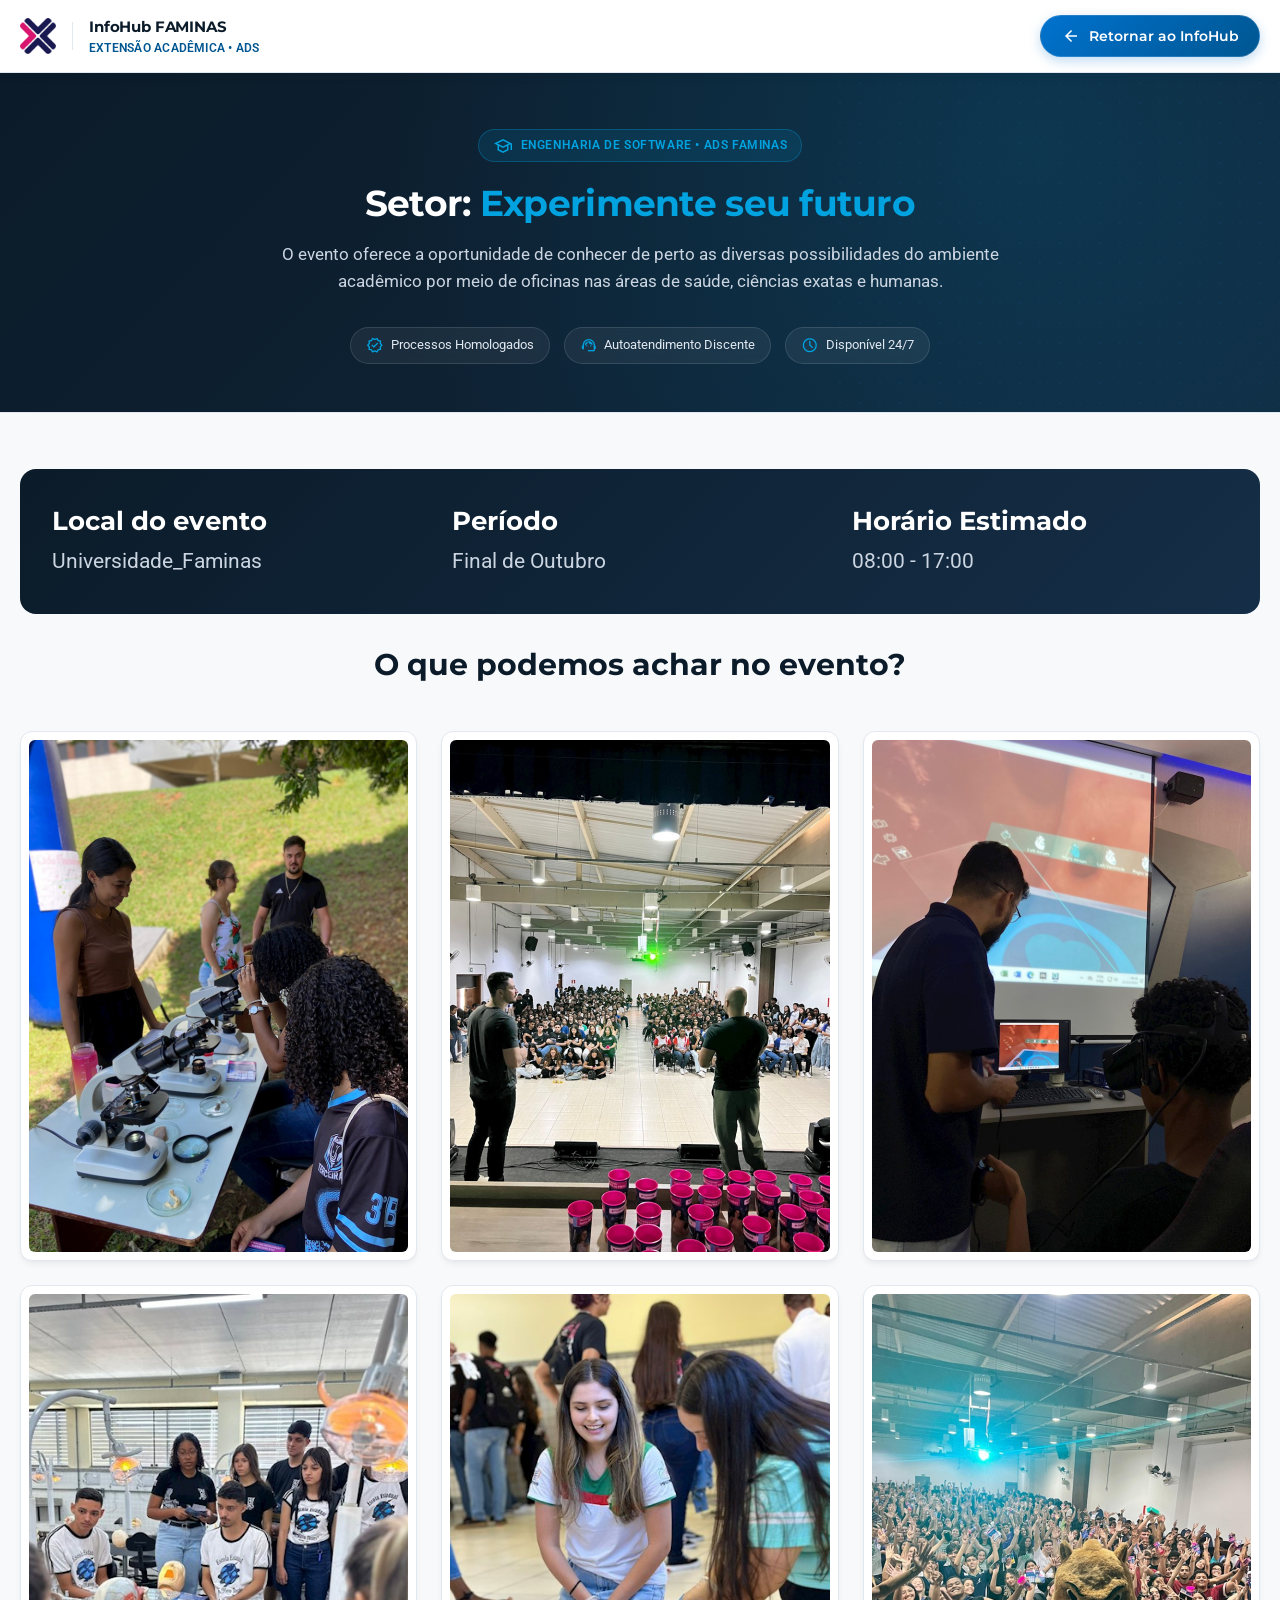
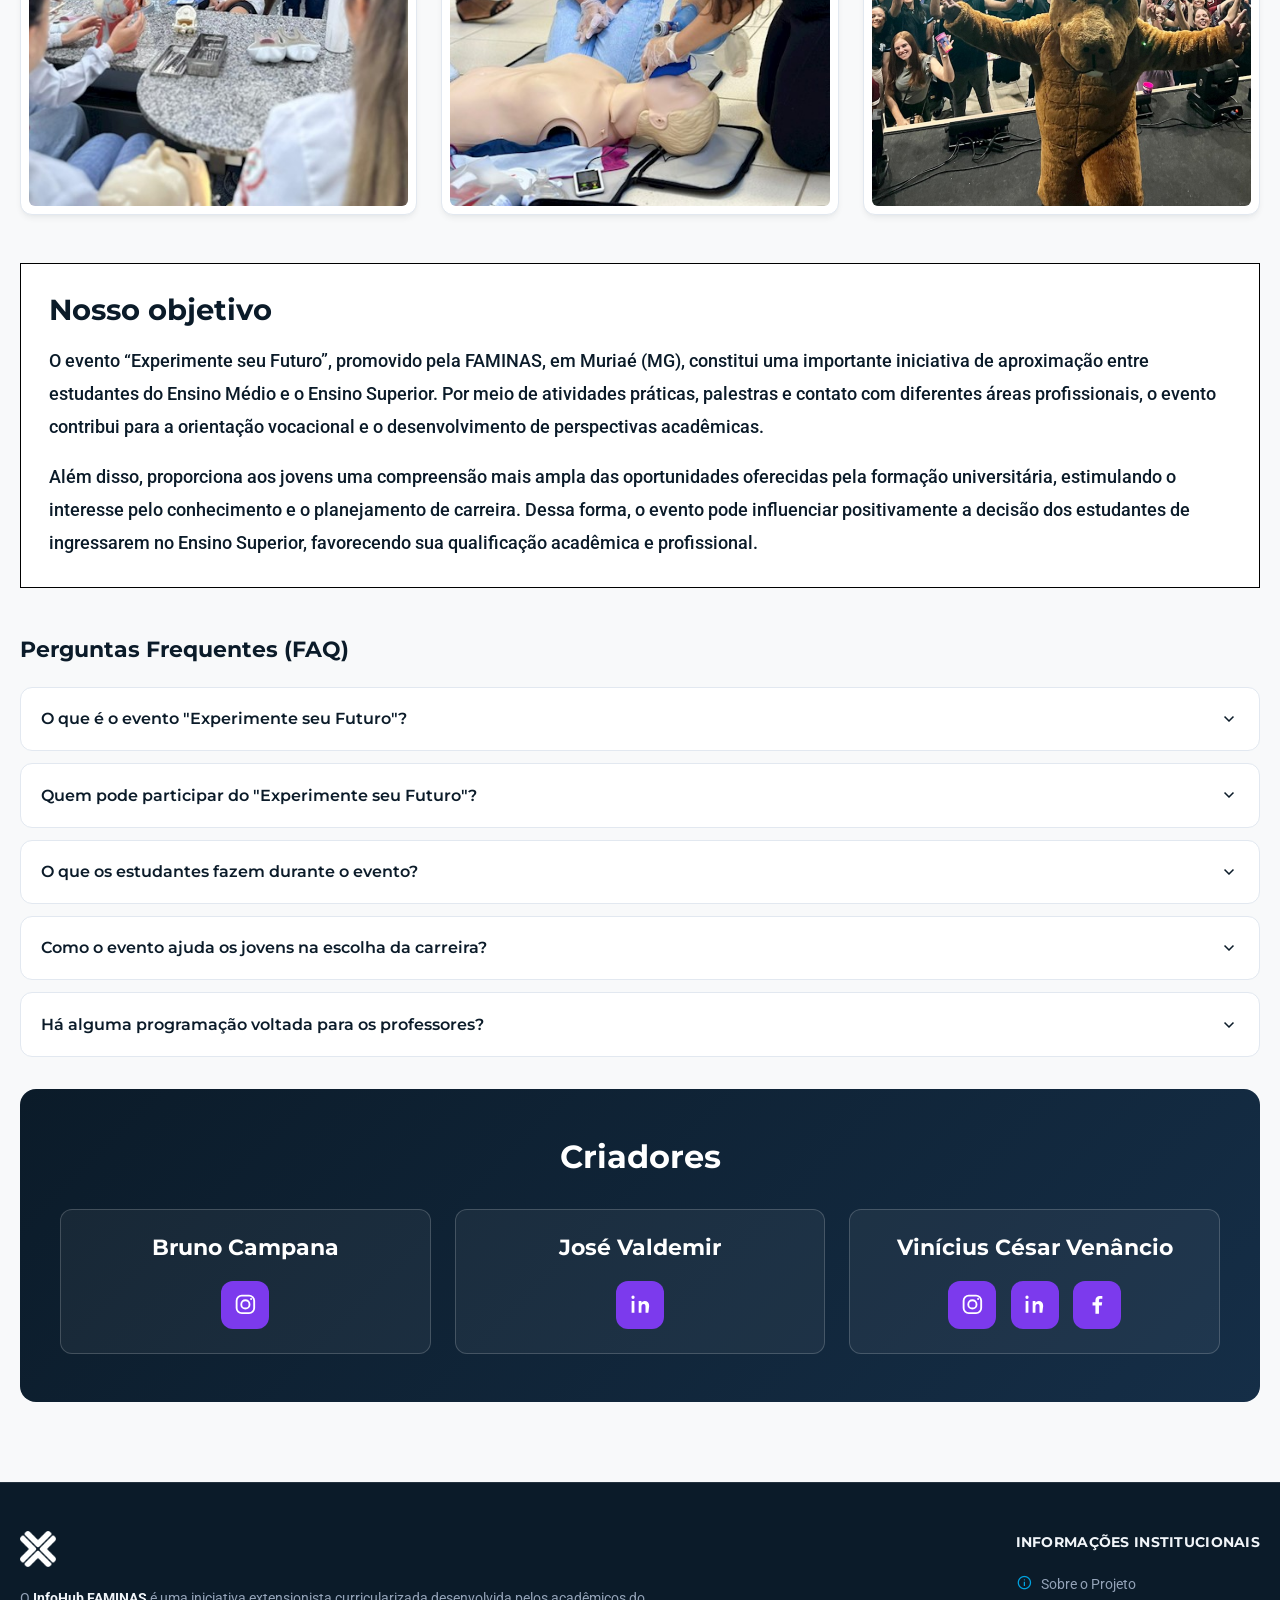
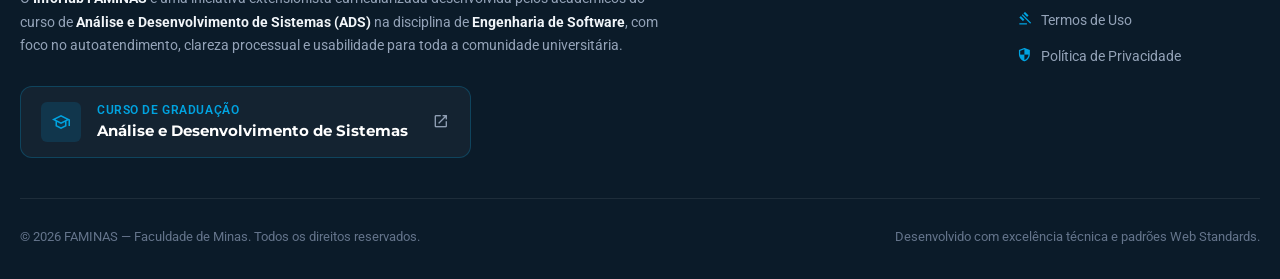
<file: index.html>
<!DOCTYPE html>
<html lang="pt-BR">

<head>
  <meta charset="UTF-8" />
  <meta name="viewport" content="width=device-width, initial-scale=1.0" />
  
  <!-- ====================================================================
       ATENÇÃO ESTUDANTES: 
       Ajuste a tag <title> e a <meta description> para o nome do seu setor.
       Exemplo: "Achados e Perdidos — InfoHub FAMINAS"
       ==================================================================== -->
  <title>Setor: Experimente seu futuro — InfoHub FAMINAS</title>
  <meta name="description"
    content="Canal de autoatendimento institucional desenvolvido pelos discentes de Análise e Desenvolvimento de Sistemas (ADS) na disciplina de Engenharia de Software da FAMINAS." />

  <link rel="icon" type="image/png" href="assets/images/logo-faminas.png" />

  <!-- Google Fonts & Material Symbols Oficiais FAMINAS -->
  <link rel="preconnect" href="https://fonts.googleapis.com" />
  <link rel="preconnect" href="https://fonts.gstatic.com" crossorigin />
  <link
    href="https://fonts.googleapis.com/css2?family=Montserrat:wght@500;600;700&family=Red+Hat+Display:wght@500;700&family=Roboto:wght@300;400;500;700&display=swap"
    rel="stylesheet" />
  <link href="https://fonts.googleapis.com/css2?family=Material+Symbols+Outlined:opsz,wght,FILL,GRAD@24,400,0,0"
    rel="stylesheet" />

  <!-- Folhas de Estilo Institucionais (NÃO ALTERAR) -->
  <link rel="stylesheet" href="CSS/variable.css" />
  <link rel="stylesheet" href="CSS/base.css" />
  <link rel="stylesheet" href="CSS/layout.css" />
  <link rel="stylesheet" href="CSS/modais.css" />

  <!-- Folha de Estilo Customizada dos Estudantes (LIVRE PARA EDIÇÃO) -->
  <link rel="stylesheet" href="CSS/custom.css" />
</head>

<body>
  <!-- ====================================================================
       CABEÇALHO INSTITUCIONAL OFICIAL (NÃO ALTERAR)
       O botão de ação direciona o discente de volta ao InfoHub principal.
       ==================================================================== -->
  <header id="main-header" class="site-header">
    <div class="header-container container">
      <div class="brand-wrapper">
        <a href="https://infohub-faminas.vercel.app" class="brand-link" aria-label="InfoHub FAMINAS - Página Inicial">
          <img src="assets/images/logo-faminas.png" alt="Logomarca Oficial FAMINAS" class="brand-logo" />
        </a>
        <div class="brand-divider" aria-hidden="true"></div>
        <div class="brand-meta">
          <span class="brand-title">InfoHub FAMINAS</span>
          <span class="brand-subtitle">Extensão Acadêmica • ADS</span>
        </div>
      </div>

      <div class="header-actions">
        <!-- Botão oficial de retorno ao Hub Principal -->
        <a 
          href="https://infohub-faminas.vercel.app" 
          class="btn btn-primary-highlight btn-portal" 
          id="link-retornar-hub"
          aria-label="Retornar à página inicial do InfoHub FAMINAS"
        >
          <span class="material-symbols-outlined" aria-hidden="true">arrow_back</span>
          <span>Retornar ao InfoHub</span>
        </a>
      </div>
    </div>
  </header>

  <!-- Área Principal da Solução Setorial -->
  <main id="main-content">
    <!-- ====================================================================
         SEÇÃO HERO INSTITUCIONAL
         ESTUDANTES: Ajuste APENAS o Título do Setor e a Descrição do Setor.
         As tags institucionais e badges não devem ser removidas.
         ==================================================================== -->
    <section id="hero" class="hero-section" aria-labelledby="hero-heading">
      <div class="hero-content container">
        <div class="hero-tag">
          <span class="material-symbols-outlined" aria-hidden="true">school</span>
          Engenharia de Software • ADS FAMINAS
        </div>

        <!-- [EDITÁVEL]: Nome do Setor -->
        <h1 id="hero-heading" class="hero-title">
          Setor: <span>Experimente seu futuro</span>
        </h1>

        <!-- [EDITÁVEL]: Descrição e Propósito do Setor apurados na entrevista -->
        <p class="hero-description">
          O evento oferece a oportunidade de conhecer de perto as diversas possibilidades do ambiente acadêmico por meio de oficinas nas áreas de saúde, ciências exatas e humanas.
        </p>

        <div class="hero-badges-group" aria-label="Informações do autoatendimento">
          <div class="hero-badge-item">
            <span class="material-symbols-outlined" aria-hidden="true">verified</span>
            <span>Processos Homologados</span>
          </div>
          <div class="hero-badge-item">
            <span class="material-symbols-outlined" aria-hidden="true">support_agent</span>
            <span>Autoatendimento Discente</span>
          </div>
          <div class="hero-badge-item">
            <span class="material-symbols-outlined" aria-hidden="true">schedule</span>
            <span>Disponível 24/7</span>
          </div>
        </div>
      </div>
    </section>

    <!-- ====================================================================
         ÁREA CENTRAL LIVRE PARA OS ESTUDANTES (FEATURES DO SETOR)
         Vocês têm total liberdade para estruturar esta área central conforme
         os requisitos, fluxos e necessidades identificados nas entrevistas.
         
         REQUISITO: Utilize HTML5 semântico (section, article, div, ul, details).
         Para criar estilos novos, edite o arquivo "css/custom.css".
         ==================================================================== -->
    <section id="features" class="sector-content-section" aria-labelledby="sector-content-heading">
      <div class="container">

        <div class="contact-banner event-info-banner" aria-label="Informações do evento">
          <div class="contact-banner-meta">
            <h3>Local do evento</h3>
            <p>Universidade_Faminas</p>
          </div>
          <div class="contact-banner-meta">
            <h3>Período</h3>
            <p>Final de Outubro</p>
          </div>
          <div class="contact-banner-meta">
            <h3>Horário Estimado</h3>
            <p>08:00 - 17:00</p>
          </div>
        </div>

        <!-- Cabeçalho da Seção Central -->
        <div class="sector-section-header">
          <h2 id="sector-content-heading" class="sector-section-title">
            O que podemos achar no evento?
          </h2>
        </div>

        <!-- EXEMPLO DE BLOCO 1: Grid de Tópicos / Serviços Frequentes -->
        <div class="sector-grid">
          <article class="sector-card topic-card topic-card-with-image topic-card-first-image">
            <details
              class="image-card-disclosure first-card-disclosure"
              data-details-label="atividades práticas de observação ao microscópio"
            >
              <summary
                class="image-card-toggle first-card-image-toggle"
                aria-label="Mostrar ou ocultar detalhes das atividades de observação ao microscópio"
              >
                <img
                  class="topic-card-image"
                  src="./assets/images/experiencia-laboratorio.png"
                  alt="Estudantes conhecem microscópios durante uma atividade prática ao ar livre."
                />
              </summary>
              <div class="card-image-details first-card-details">
                <p class="card-image-description first-card-description">
                  Atividades práticas de observação ao microscópio ao ar livre.
                </p>
                <ul class="card-image-activities first-card-activities">
                  <li>Catalogação de flora e fauna;</li>
                  <li>Biotecnologia agrícola e manejo sustentável;</li>
                  <li>Pesquisa científica;</li>
                </ul>
              </div>
            </details>
          </article>

          <article class="sector-card topic-card topic-card-with-image topic-card-second-image">
            <details
              class="image-card-disclosure second-card-disclosure"
              data-details-label="palestras interativas"
            >
              <summary
                class="image-card-toggle"
                aria-label="Mostrar detalhes das palestras interativas"
              >
                <img
                  class="topic-card-image"
                  src="./assets/images/segundo-card-auditorio.png"
                  alt="Palestrantes diante de uma plateia de estudantes durante um evento universitário."
                />
              </summary>
              <div class="card-image-details">
                <p class="card-image-description">
                  Palestras interativas com os estudantes.
                </p>
                <ul class="card-image-activities">
                  <li>Comunicação corporativa e apresentações em público;</li>
                  <li>Gestão de projetos corporativos;</li>
                  <li>Palestras educativas para estudantes;</li>
                </ul>
              </div>
            </details>
          </article>

          <article class="sector-card topic-card topic-card-with-image topic-card-third-image">
            <details
              class="image-card-disclosure third-card-disclosure"
              data-details-label="simulação de anatomia humana com realidade virtual"
            >
              <summary
                class="image-card-toggle"
                aria-label="Mostrar detalhes da simulação de anatomia humana com realidade virtual"
              >
                <img
                  class="topic-card-image"
                  src="./assets/images/terceiro-card-vr.png"
                  alt="Professor apresenta uma experiência de realidade virtual a um estudante."
                />
              </summary>
              <div class="card-image-details">
                <p class="card-image-description">
                  Simulação de anatomia humana com óculos de realidade virtual
                </p>
                <ul class="card-image-activities">
                  <li>Estudo imersivo de anatomia humana;</li>
                  <li>Desenvolvimento de software de realidade virtual e aumentada;</li>
                  <li>Concepção de ambientes de aprendizagem imersivos;</li>
                </ul>
              </div>
            </details>
          </article>

          <article class="sector-card topic-card topic-card-with-image topic-card-fourth-image">
            <details
              class="image-card-disclosure fourth-card-disclosure"
              data-details-label="aula prática de anatomia e saúde bucal"
            >
              <summary
                class="image-card-toggle"
                aria-label="Mostrar detalhes da aula prática de anatomia e saúde bucal"
              >
                <img
                  class="topic-card-image"
                  src="./assets/images/quarto-card-laboratorio.png"
                  alt="Estudantes visitam um laboratório universitário e observam modelos anatômicos."
                />
              </summary>
              <div class="card-image-details">
                <p class="card-image-description">
                  Aula prática de anatomia e saúde bucal
                </p>
                <ul class="card-image-activities">
                  <li>Prevenção e tratamento de patologias bucais;</li>
                  <li>Instrumentação cirúrgica e de consultório;</li>
                  <li>Docência universitária em disciplinas básicas da saúde;</li>
                </ul>
              </div>
            </details>
          </article>

          <article class="sector-card topic-card topic-card-with-image topic-card-fifth-image">
            <details
              class="image-card-disclosure fifth-card-disclosure"
              data-details-label="atividade prática de primeiros socorros e técnicas de reanimação"
            >
              <summary
                class="image-card-toggle"
                aria-label="Mostrar detalhes da atividade prática de primeiros socorros e técnicas de reanimação"
              >
                <img
                  class="topic-card-image"
                  src="./assets/images/quinto-card.png"
                  alt="Estudantes praticam atendimento em um manequim de simulação."
                />
              </summary>
              <div class="card-image-details">
                <p class="card-image-description">
                  Atividade prática de primeiros socorros e técnicas de reanimação num manequim
                </p>
                <ul class="card-image-activities">
                  <li>Atendimento de emergência e urgência;</li>
                  <li>Salvamento em situações de risco;</li>
                  <li>Aplicação de normas regulamentadoras de segurança;</li>
                </ul>
              </div>
            </details>
          </article>

          <article class="sector-card topic-card topic-card-with-image topic-card-sixth-image">
            <details
              class="image-card-disclosure sixth-card-disclosure"
              data-details-label="divertindo entusiasmada com o público"
            >
              <summary
                class="image-card-toggle"
                aria-label="Mostrar detalhes da atividade com o público"
              >
                <img
                  class="topic-card-image"
                  src="./assets/images/sexto-card-faminas.png"
                  alt="Mascote da FAMINAS posa diante de uma plateia de estudantes."
                />
              </summary>
              <div class="card-image-details">
                <p class="card-image-description">
                  Divertindo entusiasmada com o público.
                </p>
                <ul class="card-image-activities">
                  <li>Recepção de calouros;</li>
                  <li>Marketing de engajamento e ações de endomarketing;</li>
                  <li>Artes performáticas voltadas para o público;</li>
                </ul>
              </div>
            </details>
          </article>
        </div>

        <section class="event-objective" aria-labelledby="event-objective-heading">
          <h2 id="event-objective-heading" class="event-objective-title">Nosso objetivo</h2>
          <p>
            O evento “Experimente seu Futuro”, promovido pela FAMINAS, em Muriaé (MG), constitui uma importante iniciativa de aproximação entre estudantes do Ensino Médio e o Ensino Superior. Por meio de atividades práticas, palestras e contato com diferentes áreas profissionais, o evento contribui para a orientação vocacional e o desenvolvimento de perspectivas acadêmicas.
          </p>
          <p>
            Além disso, proporciona aos jovens uma compreensão mais ampla das oportunidades oferecidas pela formação universitária, estimulando o interesse pelo conhecimento e o planejamento de carreira. Dessa forma, o evento pode influenciar positivamente a decisão dos estudantes de ingressarem no Ensino Superior, favorecendo sua qualificação acadêmica e profissional.
          </p>
        </section>

        <!-- EXEMPLO DE BLOCO 3: Perguntas Frequentes (FAQ) -->
        <div style="margin-top: 3rem;">
          <h3 style="font-size: 1.35rem; color: var(--color-primary-navy); margin-bottom: 1rem;">
            Perguntas Frequentes (FAQ)
          </h3>
          <div class="faq-accordion">
            <details class="faq-item">
              <summary class="faq-summary">
                <span>O que é o evento "Experimente seu Futuro"?</span>
                <span class="material-symbols-outlined" aria-hidden="true">expand_more</span>
              </summary>
              <div class="faq-content">
                É um evento imersivo promovido pelo <a href="https://unifaminas.edu.br/" target="_blank" rel="noopener noreferrer">Centro Universitário FAMINAS</a> para receber estudantes do Ensino Médio de Muriaé e região, permitindo que eles conheçam de perto a rotina acadêmica, a infraestrutura e os cursos de graduação da instituição antes de escolherem suas profissões.
              </div>
            </details>
            <details class="faq-item">
              <summary class="faq-summary">
                <span>Quem pode participar do "Experimente seu Futuro"?</span>
                <span class="material-symbols-outlined" aria-hidden="true">expand_more</span>
              </summary>
              <div class="faq-content">
                O evento é voltado principalmente para estudantes que estão cursando o Ensino Médio em escolas de Muriaé e cidades vizinhas, além de contar com programações especiais voltadas para professores e gestores educacionais.
              </div>
            </details>
            <details class="faq-item">
              <summary class="faq-summary">
                <span>O que os estudantes fazem durante o evento?</span>
                <span class="material-symbols-outlined" aria-hidden="true">expand_more</span>
              </summary>
              <div class="faq-content">
                Os participantes realizam oficinas práticas, visitam laboratórios de ponta, exploram espaços temáticos nas áreas de saúde, ciências exatas e humanas, e interagem diretamente com professores, colaboradores e universitários da <a href="https://unifaminas.edu.br/" target="_blank" rel="noopener noreferrer">FAMINAS</a>.
              </div>
            </details>
            <details class="faq-item">
              <summary class="faq-summary">
                <span>Como o evento ajuda os jovens na escolha da carreira?</span>
                <span class="material-symbols-outlined" aria-hidden="true">expand_more</span>
              </summary>
              <div class="faq-content">
                Ao proporcionar uma vivência prática e detalhada do cotidiano universitário, o evento ajuda a esclarecer dúvidas, apresentar as diferentes opções de graduação e dar mais segurança aos jovens no momento de tomar uma das decisões mais importantes de suas vidas.
              </div>
            </details>
            <details class="faq-item">
              <summary class="faq-summary">
                <span>Há alguma programação voltada para os professores?</span>
                <span class="material-symbols-outlined" aria-hidden="true">expand_more</span>
              </summary>
              <div class="faq-content">
                Sim! O evento conta com ações especiais desenvolvidas pelo Núcleo Pedagógico da instituição, oferecendo aos educadores e diretores de escolas convidadas a oportunidade de fortalecer a parceria entre a escola básica e o ensino superior.
              </div>
            </details>
          </div>
        </div>

        <!-- EXEMPLO DE BLOCO 4: Banner de Contato Oficial -->
        <div id="contato" class="contact-banner creators-banner">
          <h3 class="creators-banner-title">Criadores</h3>
          <div class="creators-grid">
            <section class="creator-card" aria-label="Redes sociais de Bruno Campana">
              <h4>Bruno Campana</h4>
              <div class="creator-socials">
                <a class="creator-social-icon creator-social-icon-instagram" href="https://www.instagram.com/bruno_campana1/" target="_blank" rel="noopener noreferrer" aria-label="Abrir Instagram em nova aba">
                  <svg viewBox="0 0 24 24" aria-hidden="true">
                    <rect x="3.5" y="3.5" width="17" height="17" rx="5" />
                    <circle cx="12" cy="12" r="4" />
                    <circle class="creator-social-dot" cx="17.5" cy="6.8" r="1" />
                  </svg>
                </a>
              </div>
            </section>

            <section class="creator-card" aria-label="Redes sociais de José Valdemir">
              <h4>José Valdemir</h4>
              <div class="creator-socials">
                <a class="creator-social-icon" href="https://www.linkedin.com/in/jose-valdemir-969a02303?utm_source=share_via&utm_content=profile&utm_medium=member_android" target="_blank" rel="noopener noreferrer" aria-label="Abrir LinkedIn em nova aba">
                  <svg viewBox="0 0 24 24" aria-hidden="true">
                    <path d="M6.2 8.8H3.5V20h2.7V8.8ZM4.85 3.5a1.58 1.58 0 1 0 0 3.16 1.58 1.58 0 0 0 0-3.16ZM20.5 13.58c0-3.38-1.8-4.95-4.2-4.95a3.63 3.63 0 0 0-3.27 1.8V8.8h-2.7V20h2.7v-5.55c0-1.47.28-2.9 2.1-2.9 1.8 0 1.83 1.69 1.83 3V20h2.7l.84-6.42Z" />
                  </svg>
                </a>
              </div>
            </section>

            <section class="creator-card" aria-label="Redes sociais de Vinícius César Venâncio">
              <h4>Vinícius César Venâncio</h4>
              <div class="creator-socials">
                <a class="creator-social-icon creator-social-icon-instagram" href="https://www.instagram.com/viniciuscesarvenancio/" target="_blank" rel="noopener noreferrer" aria-label="Abrir Instagram em nova aba">
                  <svg viewBox="0 0 24 24" aria-hidden="true">
                    <rect x="3.5" y="3.5" width="17" height="17" rx="5" />
                    <circle cx="12" cy="12" r="4" />
                    <circle class="creator-social-dot" cx="17.5" cy="6.8" r="1" />
                  </svg>
                </a>
                <a class="creator-social-icon" href="https://www.linkedin.com/in/vin%C3%ADcius-cesar-ven%C3%A2ncio-367271314/" target="_blank" rel="noopener noreferrer" aria-label="Abrir LinkedIn em nova aba">
                  <svg viewBox="0 0 24 24" aria-hidden="true">
                    <path d="M6.2 8.8H3.5V20h2.7V8.8ZM4.85 3.5a1.58 1.58 0 1 0 0 3.16 1.58 1.58 0 0 0 0-3.16ZM20.5 13.58c0-3.38-1.8-4.95-4.2-4.95a3.63 3.63 0 0 0-3.27 1.8V8.8h-2.7V20h2.7v-5.55c0-1.47.28-2.9 2.1-2.9 1.8 0 1.83 1.69 1.83 3V20h2.7l.84-6.42Z" />
                  </svg>
                </a>
                <a class="creator-social-icon" href="https://www.facebook.com/vinicius.cesarvenancio/" target="_blank" rel="noopener noreferrer" aria-label="Abrir Facebook em nova aba">
                  <svg viewBox="0 0 24 24" aria-hidden="true">
                    <path d="M13.5 21v-8h2.7l.4-3h-3.1V8.1c0-.9.3-1.5 1.6-1.5h1.7V3.9c-.3 0-1.3-.1-2.5-.1-2.5 0-4.2 1.5-4.2 4.3V10H7.3v3h2.8v8h3.4Z" />
                  </svg>
                </a>
              </div>
            </section>
          </div>
        </div>

      </div>
    </section>
  </main>

  <!-- ====================================================================
       RODAPÉ INSTITUCIONAL OFICIAL (RIGOROSAMENTE INALTERADO)
       Preserva a identidade, créditos acadêmicos de ADS e modais legais.
       ==================================================================== -->
  <footer id="main-footer" class="site-footer">
    <div class="footer-main">
      <div class="footer-info">
        <img src="./assets/images/logo-faminas.png" alt="FAMINAS" class="footer-logo" />
        <p class="footer-text">
          O <strong>InfoHub FAMINAS</strong> é uma iniciativa extensionista curricularizada desenvolvida pelos
          acadêmicos do curso de <strong>Análise e Desenvolvimento de Sistemas (ADS)</strong> na disciplina de
          <strong>Engenharia de Software</strong>, com foco no autoatendimento, clareza processual e usabilidade para
          toda a comunidade universitária.
        </p>

        <div class="footer-course-highlight">
          <a 
            href="https://www.unifaminas.edu.br/cursos/analise-e-desenvolvimento-de-sistemas" 
            target="_blank" 
            rel="noopener noreferrer" 
            class="footer-course-card"
            id="link-curso-ads"
            aria-label="Conheça o curso de Análise e Desenvolvimento de Sistemas na UNIFAMINAS em nova janela"
          >
            <div class="footer-course-icon" aria-hidden="true">
              <span class="material-symbols-outlined">school</span>
            </div>
            <div class="footer-course-meta">
              <span class="footer-course-label">Curso de Graduação</span>
              <strong class="footer-course-title">Análise e Desenvolvimento de Sistemas</strong>
            </div>
            <span class="material-symbols-outlined footer-course-arrow" aria-hidden="true">open_in_new</span>
          </a>
        </div>
      </div>

      <div class="footer-links-group">
        <span class="footer-links-title">Informações Institucionais</span>
        <nav class="footer-nav" aria-label="Links institucionais e termos">
          <button type="button" class="footer-link-btn" id="btn-modal-sobre" data-modal="sobre">
            <span class="material-symbols-outlined" aria-hidden="true">info</span>
            Sobre o Projeto
          </button>
          <button type="button" class="footer-link-btn" id="btn-modal-termos" data-modal="termos">
            <span class="material-symbols-outlined" aria-hidden="true">gavel</span>
            Termos de Uso
          </button>
          <button type="button" class="footer-link-btn" id="btn-modal-privacidade" data-modal="privacidade">
            <span class="material-symbols-outlined" aria-hidden="true">security</span>
            Política de Privacidade
          </button>
        </nav>
      </div>
    </div>

    <div class="footer-bottom">
      <p>&copy; 2026 FAMINAS — Faculdade de Minas. Todos os direitos reservados.</p>
      <p>Desenvolvido com excelência técnica e padrões Web Standards.</p>
    </div>
  </footer>

  <!-- Contêiner de Modais Sobrepostos -->
  <div id="modals-root" aria-live="polite"></div>

  <!-- Script de Inicialização da Aplicação -->
  <script type="module" src="../JS/apps.js"></script>
</body>

</html>
</file>
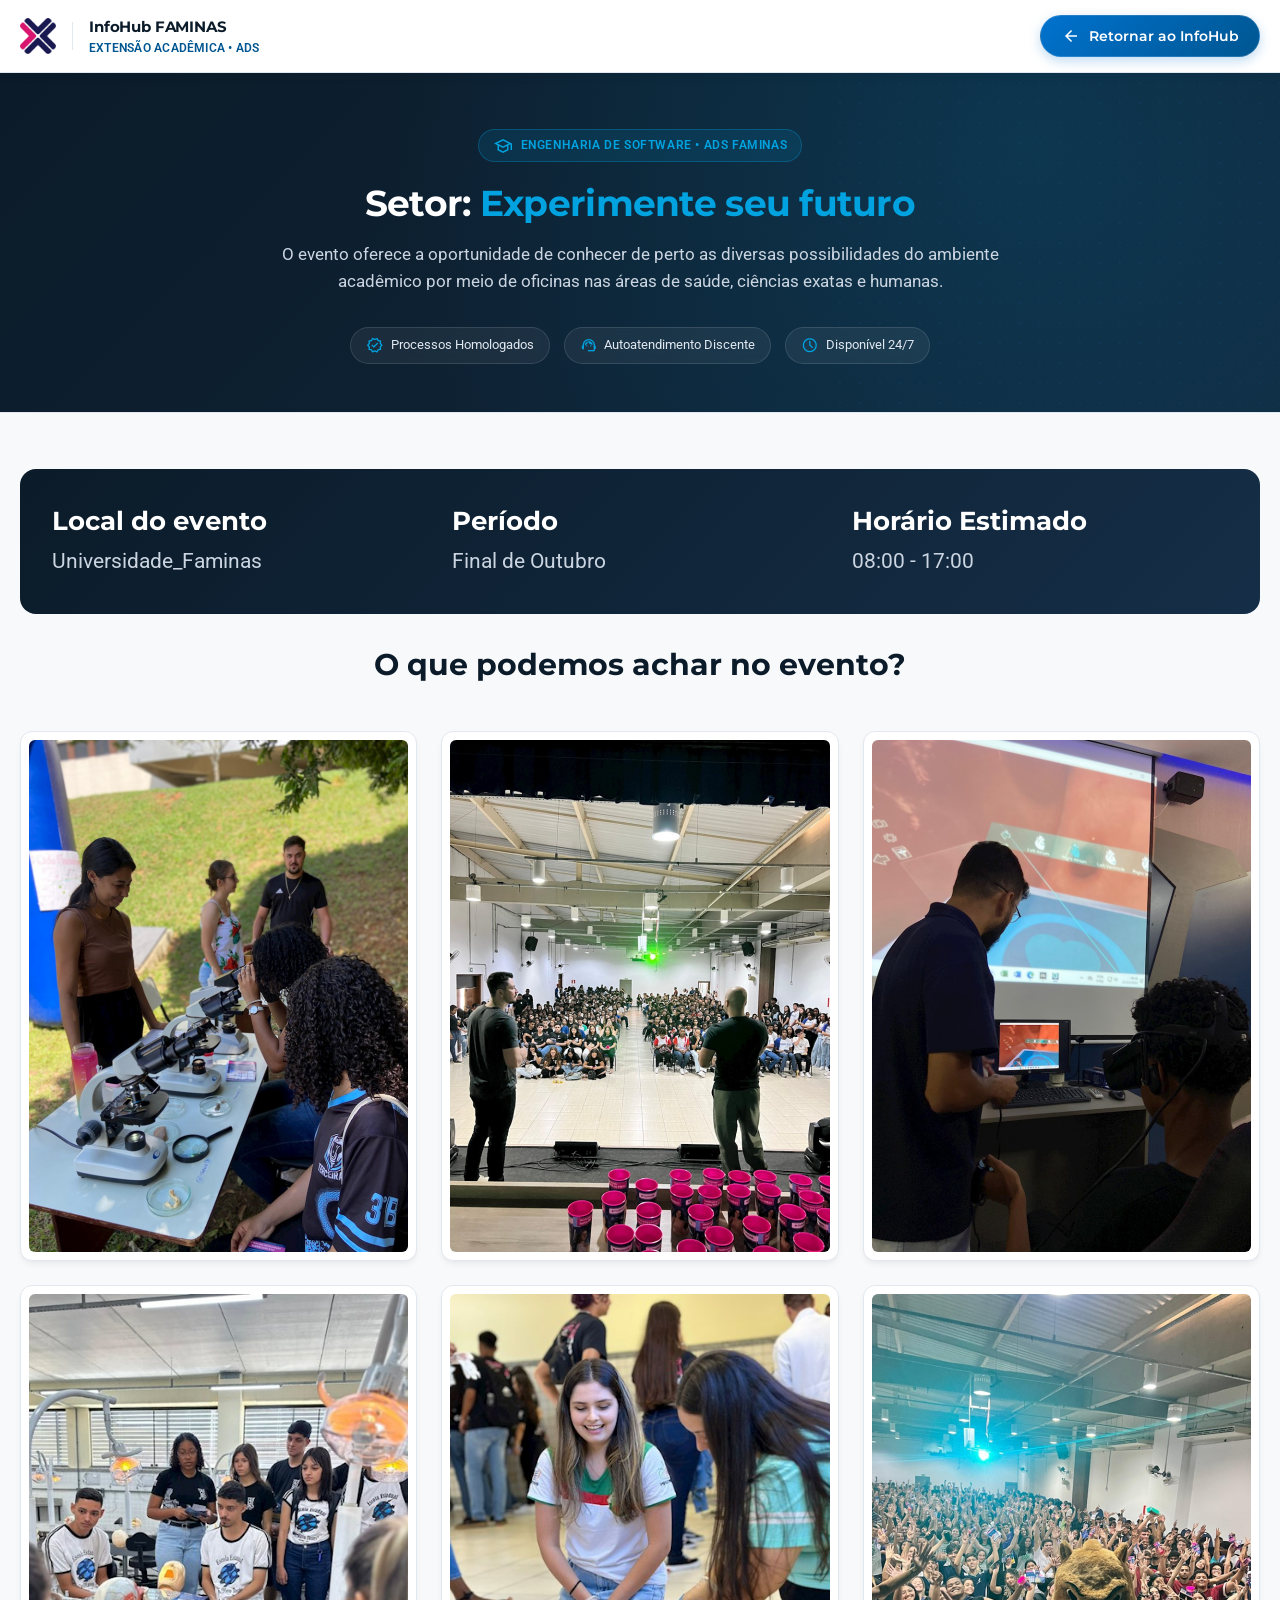
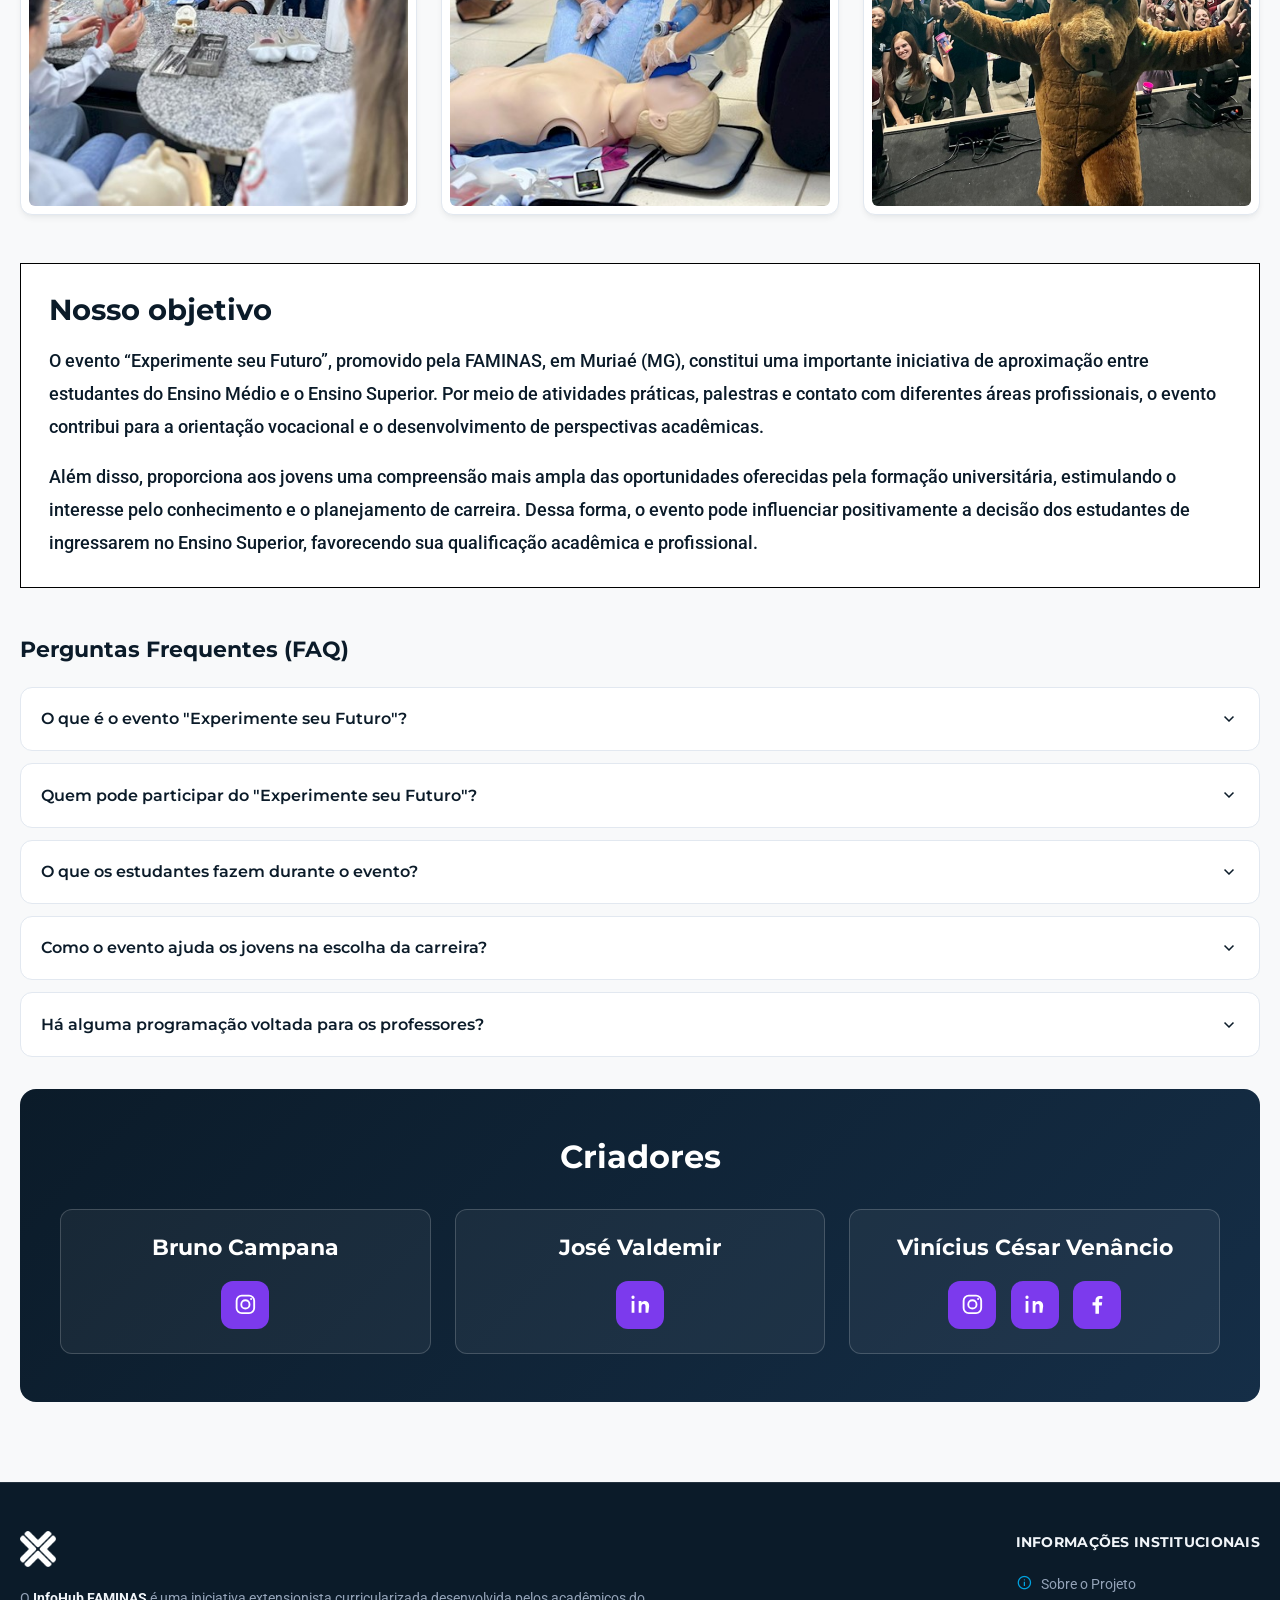
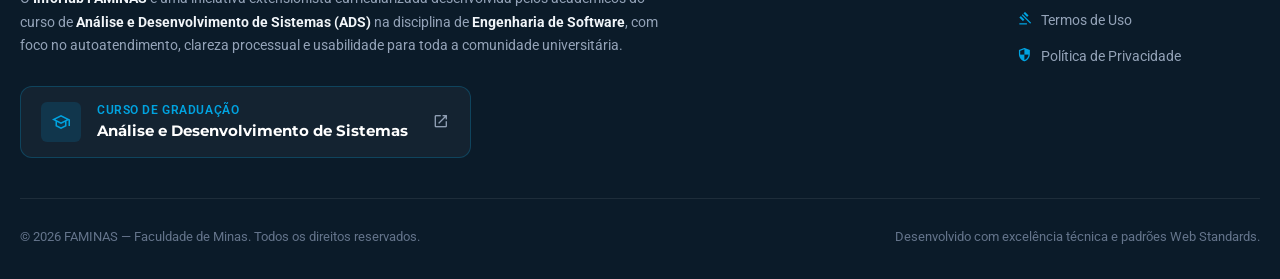
<file: HTML/index.html>
<!DOCTYPE html>
<html lang="pt-BR">

<head>
  <meta charset="UTF-8" />
  <meta name="viewport" content="width=device-width, initial-scale=1.0" />
  
  <!-- ====================================================================
       ATENÇÃO ESTUDANTES: 
       Ajuste a tag <title> e a <meta description> para o nome do seu setor.
       Exemplo: "Achados e Perdidos — InfoHub FAMINAS"
       ==================================================================== -->
  <title>Setor: Experimente seu futuro — InfoHub FAMINAS</title>
  <meta name="description"
    content="Canal de autoatendimento institucional desenvolvido pelos discentes de Análise e Desenvolvimento de Sistemas (ADS) na disciplina de Engenharia de Software da FAMINAS." />

  <link rel="icon" type="image/png" href="./assets/images/logo-faminas.png" />

  <!-- Google Fonts & Material Symbols Oficiais FAMINAS -->
  <link rel="preconnect" href="https://fonts.googleapis.com" />
  <link rel="preconnect" href="https://fonts.gstatic.com" crossorigin />
  <link
    href="https://fonts.googleapis.com/css2?family=Montserrat:wght@500;600;700&family=Red+Hat+Display:wght@500;700&family=Roboto:wght@300;400;500;700&display=swap"
    rel="stylesheet" />
  <link href="https://fonts.googleapis.com/css2?family=Material+Symbols+Outlined:opsz,wght,FILL,GRAD@24,400,0,0"
    rel="stylesheet" />

  <!-- Folhas de Estilo Institucionais (NÃO ALTERAR) -->
  <link rel="stylesheet" href="../CSS/variable.css" />
  <link rel="stylesheet" href="../CSS/base.css" />
  <link rel="stylesheet" href="../CSS/layout.css" />
  <link rel="stylesheet" href="../CSS/modais.css" />

  <!-- Folha de Estilo Customizada dos Estudantes (LIVRE PARA EDIÇÃO) -->
  <link rel="stylesheet" href="../CSS/custom.css" />
</head>

<body>
  <!-- ====================================================================
       CABEÇALHO INSTITUCIONAL OFICIAL (NÃO ALTERAR)
       O botão de ação direciona o discente de volta ao InfoHub principal.
       ==================================================================== -->
  <header id="main-header" class="site-header">
    <div class="header-container container">
      <div class="brand-wrapper">
        <a href="https://infohub-faminas.vercel.app" class="brand-link" aria-label="InfoHub FAMINAS - Página Inicial">
          <img src="assets/images/logo-faminas.png" alt="Logomarca Oficial FAMINAS" class="brand-logo" />
        </a>
        <div class="brand-divider" aria-hidden="true"></div>
        <div class="brand-meta">
          <span class="brand-title">InfoHub FAMINAS</span>
          <span class="brand-subtitle">Extensão Acadêmica • ADS</span>
        </div>
      </div>

      <div class="header-actions">
        <!-- Botão oficial de retorno ao Hub Principal -->
        <a 
          href="https://infohub-faminas.vercel.app" 
          class="btn btn-primary-highlight btn-portal" 
          id="link-retornar-hub"
          aria-label="Retornar à página inicial do InfoHub FAMINAS"
        >
          <span class="material-symbols-outlined" aria-hidden="true">arrow_back</span>
          <span>Retornar ao InfoHub</span>
        </a>
      </div>
    </div>
  </header>

  <!-- Área Principal da Solução Setorial -->
  <main id="main-content">
    <!-- ====================================================================
         SEÇÃO HERO INSTITUCIONAL
         ESTUDANTES: Ajuste APENAS o Título do Setor e a Descrição do Setor.
         As tags institucionais e badges não devem ser removidas.
         ==================================================================== -->
    <section id="hero" class="hero-section" aria-labelledby="hero-heading">
      <div class="hero-content container">
        <div class="hero-tag">
          <span class="material-symbols-outlined" aria-hidden="true">school</span>
          Engenharia de Software • ADS FAMINAS
        </div>

        <!-- [EDITÁVEL]: Nome do Setor -->
        <h1 id="hero-heading" class="hero-title">
          Setor: <span>Experimente seu futuro</span>
        </h1>

        <!-- [EDITÁVEL]: Descrição e Propósito do Setor apurados na entrevista -->
        <p class="hero-description">
          O evento oferece a oportunidade de conhecer de perto as diversas possibilidades do ambiente acadêmico por meio de oficinas nas áreas de saúde, ciências exatas e humanas.
        </p>

        <div class="hero-badges-group" aria-label="Informações do autoatendimento">
          <div class="hero-badge-item">
            <span class="material-symbols-outlined" aria-hidden="true">verified</span>
            <span>Processos Homologados</span>
          </div>
          <div class="hero-badge-item">
            <span class="material-symbols-outlined" aria-hidden="true">support_agent</span>
            <span>Autoatendimento Discente</span>
          </div>
          <div class="hero-badge-item">
            <span class="material-symbols-outlined" aria-hidden="true">schedule</span>
            <span>Disponível 24/7</span>
          </div>
        </div>
      </div>
    </section>

    <!-- ====================================================================
         ÁREA CENTRAL LIVRE PARA OS ESTUDANTES (FEATURES DO SETOR)
         Vocês têm total liberdade para estruturar esta área central conforme
         os requisitos, fluxos e necessidades identificados nas entrevistas.
         
         REQUISITO: Utilize HTML5 semântico (section, article, div, ul, details).
         Para criar estilos novos, edite o arquivo "css/custom.css".
         ==================================================================== -->
    <section id="features" class="sector-content-section" aria-labelledby="sector-content-heading">
      <div class="container">

        <div class="contact-banner event-info-banner" aria-label="Informações do evento">
          <div class="contact-banner-meta">
            <h3>Local do evento</h3>
            <p>Universidade_Faminas</p>
          </div>
          <div class="contact-banner-meta">
            <h3>Período</h3>
            <p>Final de Outubro</p>
          </div>
          <div class="contact-banner-meta">
            <h3>Horário Estimado</h3>
            <p>08:00 - 17:00</p>
          </div>
        </div>

        <!-- Cabeçalho da Seção Central -->
        <div class="sector-section-header">
          <h2 id="sector-content-heading" class="sector-section-title">
            O que podemos achar no evento?
          </h2>
        </div>

        <!-- EXEMPLO DE BLOCO 1: Grid de Tópicos / Serviços Frequentes -->
        <div class="sector-grid">
          <article class="sector-card topic-card topic-card-with-image topic-card-first-image">
            <details
              class="image-card-disclosure first-card-disclosure"
              data-details-label="atividades práticas de observação ao microscópio"
            >
              <summary
                class="image-card-toggle first-card-image-toggle"
                aria-label="Mostrar ou ocultar detalhes das atividades de observação ao microscópio"
              >
                <img
                  class="topic-card-image"
                  src="./assets/images/experiencia-laboratorio.png"
                  alt="Estudantes conhecem microscópios durante uma atividade prática ao ar livre."
                />
              </summary>
              <div class="card-image-details first-card-details">
                <p class="card-image-description first-card-description">
                  Atividades práticas de observação ao microscópio ao ar livre.
                </p>
                <ul class="card-image-activities first-card-activities">
                  <li>Catalogação de flora e fauna;</li>
                  <li>Biotecnologia agrícola e manejo sustentável;</li>
                  <li>Pesquisa científica;</li>
                </ul>
              </div>
            </details>
          </article>

          <article class="sector-card topic-card topic-card-with-image topic-card-second-image">
            <details
              class="image-card-disclosure second-card-disclosure"
              data-details-label="palestras interativas"
            >
              <summary
                class="image-card-toggle"
                aria-label="Mostrar detalhes das palestras interativas"
              >
                <img
                  class="topic-card-image"
                  src="./assets/images/segundo-card-auditorio.png"
                  alt="Palestrantes diante de uma plateia de estudantes durante um evento universitário."
                />
              </summary>
              <div class="card-image-details">
                <p class="card-image-description">
                  Palestras interativas com os estudantes.
                </p>
                <ul class="card-image-activities">
                  <li>Comunicação corporativa e apresentações em público;</li>
                  <li>Gestão de projetos corporativos;</li>
                  <li>Palestras educativas para estudantes;</li>
                </ul>
              </div>
            </details>
          </article>

          <article class="sector-card topic-card topic-card-with-image topic-card-third-image">
            <details
              class="image-card-disclosure third-card-disclosure"
              data-details-label="simulação de anatomia humana com realidade virtual"
            >
              <summary
                class="image-card-toggle"
                aria-label="Mostrar detalhes da simulação de anatomia humana com realidade virtual"
              >
                <img
                  class="topic-card-image"
                  src="./assets/images/terceiro-card-vr.png"
                  alt="Professor apresenta uma experiência de realidade virtual a um estudante."
                />
              </summary>
              <div class="card-image-details">
                <p class="card-image-description">
                  Simulação de anatomia humana com óculos de realidade virtual
                </p>
                <ul class="card-image-activities">
                  <li>Estudo imersivo de anatomia humana;</li>
                  <li>Desenvolvimento de software de realidade virtual e aumentada;</li>
                  <li>Concepção de ambientes de aprendizagem imersivos;</li>
                </ul>
              </div>
            </details>
          </article>

          <article class="sector-card topic-card topic-card-with-image topic-card-fourth-image">
            <details
              class="image-card-disclosure fourth-card-disclosure"
              data-details-label="aula prática de anatomia e saúde bucal"
            >
              <summary
                class="image-card-toggle"
                aria-label="Mostrar detalhes da aula prática de anatomia e saúde bucal"
              >
                <img
                  class="topic-card-image"
                  src="./assets/images/quarto-card-laboratorio.png"
                  alt="Estudantes visitam um laboratório universitário e observam modelos anatômicos."
                />
              </summary>
              <div class="card-image-details">
                <p class="card-image-description">
                  Aula prática de anatomia e saúde bucal
                </p>
                <ul class="card-image-activities">
                  <li>Prevenção e tratamento de patologias bucais;</li>
                  <li>Instrumentação cirúrgica e de consultório;</li>
                  <li>Docência universitária em disciplinas básicas da saúde;</li>
                </ul>
              </div>
            </details>
          </article>

          <article class="sector-card topic-card topic-card-with-image topic-card-fifth-image">
            <details
              class="image-card-disclosure fifth-card-disclosure"
              data-details-label="atividade prática de primeiros socorros e técnicas de reanimação"
            >
              <summary
                class="image-card-toggle"
                aria-label="Mostrar detalhes da atividade prática de primeiros socorros e técnicas de reanimação"
              >
                <img
                  class="topic-card-image"
                  src="./assets/images/quinto-card.png"
                  alt="Estudantes praticam atendimento em um manequim de simulação."
                />
              </summary>
              <div class="card-image-details">
                <p class="card-image-description">
                  Atividade prática de primeiros socorros e técnicas de reanimação num manequim
                </p>
                <ul class="card-image-activities">
                  <li>Atendimento de emergência e urgência;</li>
                  <li>Salvamento em situações de risco;</li>
                  <li>Aplicação de normas regulamentadoras de segurança;</li>
                </ul>
              </div>
            </details>
          </article>

          <article class="sector-card topic-card topic-card-with-image topic-card-sixth-image">
            <details
              class="image-card-disclosure sixth-card-disclosure"
              data-details-label="divertindo entusiasmada com o público"
            >
              <summary
                class="image-card-toggle"
                aria-label="Mostrar detalhes da atividade com o público"
              >
                <img
                  class="topic-card-image"
                  src="./assets/images/sexto-card-faminas.png"
                  alt="Mascote da FAMINAS posa diante de uma plateia de estudantes."
                />
              </summary>
              <div class="card-image-details">
                <p class="card-image-description">
                  Divertindo entusiasmada com o público.
                </p>
                <ul class="card-image-activities">
                  <li>Recepção de calouros;</li>
                  <li>Marketing de engajamento e ações de endomarketing;</li>
                  <li>Artes performáticas voltadas para o público;</li>
                </ul>
              </div>
            </details>
          </article>
        </div>

        <section class="event-objective" aria-labelledby="event-objective-heading">
          <h2 id="event-objective-heading" class="event-objective-title">Nosso objetivo</h2>
          <p>
            O evento “Experimente seu Futuro”, promovido pela FAMINAS, em Muriaé (MG), constitui uma importante iniciativa de aproximação entre estudantes do Ensino Médio e o Ensino Superior. Por meio de atividades práticas, palestras e contato com diferentes áreas profissionais, o evento contribui para a orientação vocacional e o desenvolvimento de perspectivas acadêmicas.
          </p>
          <p>
            Além disso, proporciona aos jovens uma compreensão mais ampla das oportunidades oferecidas pela formação universitária, estimulando o interesse pelo conhecimento e o planejamento de carreira. Dessa forma, o evento pode influenciar positivamente a decisão dos estudantes de ingressarem no Ensino Superior, favorecendo sua qualificação acadêmica e profissional.
          </p>
        </section>

        <!-- EXEMPLO DE BLOCO 3: Perguntas Frequentes (FAQ) -->
        <div style="margin-top: 3rem;">
          <h3 style="font-size: 1.35rem; color: var(--color-primary-navy); margin-bottom: 1rem;">
            Perguntas Frequentes (FAQ)
          </h3>
          <div class="faq-accordion">
            <details class="faq-item">
              <summary class="faq-summary">
                <span>O que é o evento "Experimente seu Futuro"?</span>
                <span class="material-symbols-outlined" aria-hidden="true">expand_more</span>
              </summary>
              <div class="faq-content">
                É um evento imersivo promovido pelo <a href="https://unifaminas.edu.br/" target="_blank" rel="noopener noreferrer">Centro Universitário FAMINAS</a> para receber estudantes do Ensino Médio de Muriaé e região, permitindo que eles conheçam de perto a rotina acadêmica, a infraestrutura e os cursos de graduação da instituição antes de escolherem suas profissões.
              </div>
            </details>
            <details class="faq-item">
              <summary class="faq-summary">
                <span>Quem pode participar do "Experimente seu Futuro"?</span>
                <span class="material-symbols-outlined" aria-hidden="true">expand_more</span>
              </summary>
              <div class="faq-content">
                O evento é voltado principalmente para estudantes que estão cursando o Ensino Médio em escolas de Muriaé e cidades vizinhas, além de contar com programações especiais voltadas para professores e gestores educacionais.
              </div>
            </details>
            <details class="faq-item">
              <summary class="faq-summary">
                <span>O que os estudantes fazem durante o evento?</span>
                <span class="material-symbols-outlined" aria-hidden="true">expand_more</span>
              </summary>
              <div class="faq-content">
                Os participantes realizam oficinas práticas, visitam laboratórios de ponta, exploram espaços temáticos nas áreas de saúde, ciências exatas e humanas, e interagem diretamente com professores, colaboradores e universitários da <a href="https://unifaminas.edu.br/" target="_blank" rel="noopener noreferrer">FAMINAS</a>.
              </div>
            </details>
            <details class="faq-item">
              <summary class="faq-summary">
                <span>Como o evento ajuda os jovens na escolha da carreira?</span>
                <span class="material-symbols-outlined" aria-hidden="true">expand_more</span>
              </summary>
              <div class="faq-content">
                Ao proporcionar uma vivência prática e detalhada do cotidiano universitário, o evento ajuda a esclarecer dúvidas, apresentar as diferentes opções de graduação e dar mais segurança aos jovens no momento de tomar uma das decisões mais importantes de suas vidas.
              </div>
            </details>
            <details class="faq-item">
              <summary class="faq-summary">
                <span>Há alguma programação voltada para os professores?</span>
                <span class="material-symbols-outlined" aria-hidden="true">expand_more</span>
              </summary>
              <div class="faq-content">
                Sim! O evento conta com ações especiais desenvolvidas pelo Núcleo Pedagógico da instituição, oferecendo aos educadores e diretores de escolas convidadas a oportunidade de fortalecer a parceria entre a escola básica e o ensino superior.
              </div>
            </details>
          </div>
        </div>

        <!-- EXEMPLO DE BLOCO 4: Banner de Contato Oficial -->
        <div id="contato" class="contact-banner creators-banner">
          <h3 class="creators-banner-title">Criadores</h3>
          <div class="creators-grid">
            <section class="creator-card" aria-label="Redes sociais de Bruno Campana">
              <h4>Bruno Campana</h4>
              <div class="creator-socials">
                <a class="creator-social-icon creator-social-icon-instagram" href="https://www.instagram.com/bruno_campana1/" target="_blank" rel="noopener noreferrer" aria-label="Abrir Instagram em nova aba">
                  <svg viewBox="0 0 24 24" aria-hidden="true">
                    <rect x="3.5" y="3.5" width="17" height="17" rx="5" />
                    <circle cx="12" cy="12" r="4" />
                    <circle class="creator-social-dot" cx="17.5" cy="6.8" r="1" />
                  </svg>
                </a>
              </div>
            </section>

            <section class="creator-card" aria-label="Redes sociais de José Valdemir">
              <h4>José Valdemir</h4>
              <div class="creator-socials">
                <a class="creator-social-icon" href="https://www.linkedin.com/in/jose-valdemir-969a02303?utm_source=share_via&utm_content=profile&utm_medium=member_android" target="_blank" rel="noopener noreferrer" aria-label="Abrir LinkedIn em nova aba">
                  <svg viewBox="0 0 24 24" aria-hidden="true">
                    <path d="M6.2 8.8H3.5V20h2.7V8.8ZM4.85 3.5a1.58 1.58 0 1 0 0 3.16 1.58 1.58 0 0 0 0-3.16ZM20.5 13.58c0-3.38-1.8-4.95-4.2-4.95a3.63 3.63 0 0 0-3.27 1.8V8.8h-2.7V20h2.7v-5.55c0-1.47.28-2.9 2.1-2.9 1.8 0 1.83 1.69 1.83 3V20h2.7l.84-6.42Z" />
                  </svg>
                </a>
              </div>
            </section>

            <section class="creator-card" aria-label="Redes sociais de Vinícius César Venâncio">
              <h4>Vinícius César Venâncio</h4>
              <div class="creator-socials">
                <a class="creator-social-icon creator-social-icon-instagram" href="https://www.instagram.com/viniciuscesarvenancio/" target="_blank" rel="noopener noreferrer" aria-label="Abrir Instagram em nova aba">
                  <svg viewBox="0 0 24 24" aria-hidden="true">
                    <rect x="3.5" y="3.5" width="17" height="17" rx="5" />
                    <circle cx="12" cy="12" r="4" />
                    <circle class="creator-social-dot" cx="17.5" cy="6.8" r="1" />
                  </svg>
                </a>
                <a class="creator-social-icon" href="https://www.linkedin.com/in/vin%C3%ADcius-cesar-ven%C3%A2ncio-367271314/" target="_blank" rel="noopener noreferrer" aria-label="Abrir LinkedIn em nova aba">
                  <svg viewBox="0 0 24 24" aria-hidden="true">
                    <path d="M6.2 8.8H3.5V20h2.7V8.8ZM4.85 3.5a1.58 1.58 0 1 0 0 3.16 1.58 1.58 0 0 0 0-3.16ZM20.5 13.58c0-3.38-1.8-4.95-4.2-4.95a3.63 3.63 0 0 0-3.27 1.8V8.8h-2.7V20h2.7v-5.55c0-1.47.28-2.9 2.1-2.9 1.8 0 1.83 1.69 1.83 3V20h2.7l.84-6.42Z" />
                  </svg>
                </a>
                <a class="creator-social-icon" href="https://www.facebook.com/vinicius.cesarvenancio/" target="_blank" rel="noopener noreferrer" aria-label="Abrir Facebook em nova aba">
                  <svg viewBox="0 0 24 24" aria-hidden="true">
                    <path d="M13.5 21v-8h2.7l.4-3h-3.1V8.1c0-.9.3-1.5 1.6-1.5h1.7V3.9c-.3 0-1.3-.1-2.5-.1-2.5 0-4.2 1.5-4.2 4.3V10H7.3v3h2.8v8h3.4Z" />
                  </svg>
                </a>
              </div>
            </section>
          </div>
        </div>

      </div>
    </section>
  </main>

  <!-- ====================================================================
       RODAPÉ INSTITUCIONAL OFICIAL (RIGOROSAMENTE INALTERADO)
       Preserva a identidade, créditos acadêmicos de ADS e modais legais.
       ==================================================================== -->
  <footer id="main-footer" class="site-footer">
    <div class="footer-main">
      <div class="footer-info">
        <img src="./assets/images/logo-faminas.png" alt="FAMINAS" class="footer-logo" />
        <p class="footer-text">
          O <strong>InfoHub FAMINAS</strong> é uma iniciativa extensionista curricularizada desenvolvida pelos
          acadêmicos do curso de <strong>Análise e Desenvolvimento de Sistemas (ADS)</strong> na disciplina de
          <strong>Engenharia de Software</strong>, com foco no autoatendimento, clareza processual e usabilidade para
          toda a comunidade universitária.
        </p>

        <div class="footer-course-highlight">
          <a 
            href="https://www.unifaminas.edu.br/cursos/analise-e-desenvolvimento-de-sistemas" 
            target="_blank" 
            rel="noopener noreferrer" 
            class="footer-course-card"
            id="link-curso-ads"
            aria-label="Conheça o curso de Análise e Desenvolvimento de Sistemas na UNIFAMINAS em nova janela"
          >
            <div class="footer-course-icon" aria-hidden="true">
              <span class="material-symbols-outlined">school</span>
            </div>
            <div class="footer-course-meta">
              <span class="footer-course-label">Curso de Graduação</span>
              <strong class="footer-course-title">Análise e Desenvolvimento de Sistemas</strong>
            </div>
            <span class="material-symbols-outlined footer-course-arrow" aria-hidden="true">open_in_new</span>
          </a>
        </div>
      </div>

      <div class="footer-links-group">
        <span class="footer-links-title">Informações Institucionais</span>
        <nav class="footer-nav" aria-label="Links institucionais e termos">
          <button type="button" class="footer-link-btn" id="btn-modal-sobre" data-modal="sobre">
            <span class="material-symbols-outlined" aria-hidden="true">info</span>
            Sobre o Projeto
          </button>
          <button type="button" class="footer-link-btn" id="btn-modal-termos" data-modal="termos">
            <span class="material-symbols-outlined" aria-hidden="true">gavel</span>
            Termos de Uso
          </button>
          <button type="button" class="footer-link-btn" id="btn-modal-privacidade" data-modal="privacidade">
            <span class="material-symbols-outlined" aria-hidden="true">security</span>
            Política de Privacidade
          </button>
        </nav>
      </div>
    </div>

    <div class="footer-bottom">
      <p>&copy; 2026 FAMINAS — Faculdade de Minas. Todos os direitos reservados.</p>
      <p>Desenvolvido com excelência técnica e padrões Web Standards.</p>
    </div>
  </footer>

  <!-- Contêiner de Modais Sobrepostos -->
  <div id="modals-root" aria-live="polite"></div>

  <!-- Script de Inicialização da Aplicação -->
  <script type="module" src="../JS/apps.js"></script>
</body>

</html>
</file>
<file: CSS/variable.css>
/* ==========================================================================
   DESIGN TOKENS INSTITUCIONAIS - FAMINAS / EDUCAHUB
   ATENÇÃO ESTUDANTES: NÃO ALTERE ESTE ARQUIVO!
   As cores, tipografia, raios e sombras oficiais devem permanecer inalterados
   para garantir a identidade visual unificada do ecossistema FAMINAS.
   Para estilos específicos do seu setor, utilize exclusivamente: css/custom.css
   ========================================================================== */

:root {
  /* Cores Primárias e Institucionais */
  --color-primary-navy: #0B1B29;
  --color-primary-navy-light: #132A3E;
  --color-primary-blue: #005691;
  --color-primary-accent: #0072CE;
  --color-cyan-faminas: #00A3E0;
  --color-cyan-faminas-soft: rgba(0, 163, 224, 0.12);

  /* Neutros e Superfícies */
  --color-bg-page: #F8F9FA;
  --color-bg-card: #FFFFFF;
  --color-bg-surface: #F1F5F9;
  --color-bg-subtle: #E9ECEF;
  --color-border: #E2E8F0;
  --color-border-hover: #CBD5E1;

  /* Tipografia e Textos */
  --color-text-main: #1E293B;
  --color-text-muted: #64748B;
  --color-text-light: #94A3B8;
  --color-text-inverse: #FFFFFF;
  --color-text-inverse-muted: #CBD5E1;

  /* Status e Alertas */
  --color-status-active: #10B981;
  --color-status-active-bg: rgba(16, 185, 129, 0.12);
  --color-status-pending: #F59E0B;
  --color-status-pending-bg: rgba(245, 158, 11, 0.12);

  /* Tipografia Oficial */
  --font-family-base: 'Roboto', -apple-system, BlinkMacSystemFont, 'Segoe UI', sans-serif;
  --font-family-heading: 'Montserrat', 'Red Hat Display', sans-serif;

  /* Dimensões, Espaçamentos e Raios */
  --radius-sm: 6px;
  --radius-md: 12px;
  --radius-lg: 16px;
  --radius-pill: 9999px;

  /* Sombras */
  --shadow-sm: 0 1px 2px 0 rgba(11, 27, 41, 0.05);
  --shadow-card: 0 4px 6px -1px rgba(11, 27, 41, 0.06), 0 2px 4px -2px rgba(11, 27, 41, 0.04);
  --shadow-hover: 0 12px 20px -3px rgba(11, 27, 41, 0.12), 0 4px 6px -4px rgba(11, 27, 41, 0.08);
  --shadow-header: 0 2px 10px rgba(11, 27, 41, 0.08);

  /* Transições */
  --transition-fast: 0.2s ease;
  --transition-smooth: 0.3s cubic-bezier(0.4, 0, 0.2, 1);
  --max-width: 1280px;
}
</file>
<file: CSS/base.css>
/* ==========================================================================
   ESTILOS BASE, RESET SEMÂNTICO E UTILITÁRIOS - NÃO ALTERAR
   Garante a consistência de renderização em todos os navegadores.
   ========================================================================== */

*, *::before, *::after {
  box-sizing: border-box;
  margin: 0;
  padding: 0;
}

html {
  scroll-behavior: smooth;
  font-size: 16px;
}

body {
  font-family: var(--font-family-base);
  background-color: var(--color-bg-page);
  color: var(--color-text-main);
  line-height: 1.6;
  min-height: 100vh;
  display: flex;
  flex-direction: column;
  -webkit-font-smoothing: antialiased;
}

main {
  flex: 1;
}

/* Tipografia Base */
h1, h2, h3, h4, h5, h6 {
  font-family: var(--font-family-heading);
  color: var(--color-primary-navy);
  font-weight: 700;
  line-height: 1.25;
}

a {
  color: var(--color-primary-blue);
  text-decoration: none;
  transition: color var(--transition-fast);
}

a:hover {
  color: var(--color-primary-accent);
}

img {
  max-width: 100%;
  height: auto;
  display: block;
}

/* Container de Largura Padrão */
.container {
  width: 100%;
  max-width: var(--max-width);
  margin: 0 auto;
  padding: 0 1.25rem;
}

/* Botões Institucionais */
.btn {
  display: inline-flex;
  align-items: center;
  justify-content: center;
  gap: 0.5rem;
  padding: 0.65rem 1.25rem;
  font-family: var(--font-family-heading);
  font-size: 0.875rem;
  font-weight: 600;
  border-radius: var(--radius-pill);
  cursor: pointer;
  border: 1px solid transparent;
  transition: all var(--transition-smooth);
  text-decoration: none;
  line-height: 1;
}

.btn-primary-highlight {
  background: linear-gradient(135deg, var(--color-primary-accent) 0%, var(--color-primary-blue) 100%);
  color: var(--color-text-inverse) !important;
  box-shadow: 0 4px 12px rgba(0, 114, 206, 0.25);
  border: 1px solid rgba(255, 255, 255, 0.15);
}

.btn-primary-highlight:hover {
  background: linear-gradient(135deg, var(--color-cyan-faminas) 0%, var(--color-primary-accent) 100%);
  color: var(--color-text-inverse) !important;
  box-shadow: 0 6px 16px rgba(0, 163, 224, 0.35);
  transform: translateY(-1px);
}

.btn-outline-light {
  background: rgba(255, 255, 255, 0.08);
  color: var(--color-text-inverse) !important;
  border: 1px solid rgba(255, 255, 255, 0.25);
  backdrop-filter: blur(8px);
}

.btn-outline-light:hover {
  background: rgba(255, 255, 255, 0.18);
  border-color: rgba(255, 255, 255, 0.4);
}

/* Badges Institucionais */
.badge-pill {
  display: inline-flex;
  align-items: center;
  gap: 0.35rem;
  padding: 0.35rem 0.85rem;
  font-size: 0.75rem;
  font-weight: 600;
  border-radius: var(--radius-pill);
  letter-spacing: 0.03em;
  text-transform: uppercase;
}

.badge-cyan {
  background-color: var(--color-cyan-faminas-soft);
  color: var(--color-cyan-faminas);
  border: 1px solid rgba(0, 163, 224, 0.3);
}

.badge-navy {
  background-color: rgba(11, 27, 41, 0.08);
  color: var(--color-primary-navy);
  border: 1px solid rgba(11, 27, 41, 0.15);
}

/* Ícones de Fonte Material Symbols */
.material-symbols-outlined {
  font-family: 'Material Symbols Outlined';
  font-weight: normal;
  font-style: normal;
  font-size: 1.25rem;
  line-height: 1;
  display: inline-block;
  white-space: nowrap;
  vertical-align: middle;
}
</file>
<file: CSS/layout.css>
/* ==========================================================================
   LAYOUT INSTITUCIONAL: HEADER, HERO & FOOTER - NÃO ALTERAR
   Garante a identidade visual padrão do InfoHub FAMINAS.
   ========================================================================== */

/* ==========================================================================
   HEADER INSTITUCIONAL
   ========================================================================== */
.site-header {
  position: sticky;
  top: 0;
  z-index: 900;
  background-color: var(--color-bg-card);
  border-bottom: 1px solid var(--color-border);
  box-shadow: 0 2px 12px rgba(11, 27, 41, 0.06);
}

.header-container {
  display: flex;
  align-items: center;
  justify-content: space-between;
  height: 4.5rem;
  padding: 0 1.25rem;
}

.brand-wrapper {
  display: flex;
  align-items: center;
  gap: 1rem;
  flex-shrink: 0;
}

.brand-link {
  display: flex;
  align-items: center;
  text-decoration: none;
}

.brand-logo {
  height: 2.25rem;
  width: auto;
  object-fit: contain;
  flex-shrink: 0;
}

.brand-divider {
  width: 1px;
  height: 1.75rem;
  background-color: var(--color-border);
}

.brand-meta {
  display: flex;
  flex-direction: column;
  justify-content: center;
}

.brand-title {
  font-family: var(--font-family-heading);
  font-size: 0.95rem;
  font-weight: 700;
  color: var(--color-primary-navy);
  letter-spacing: -0.01em;
  white-space: nowrap;
}

.brand-subtitle {
  font-size: 0.72rem;
  color: var(--color-primary-blue);
  font-weight: 600;
  letter-spacing: 0.02em;
  text-transform: uppercase;
  white-space: nowrap;
}

.header-actions {
  display: flex;
  align-items: center;
  gap: 0.75rem;
  flex-shrink: 0;
}

/* ==========================================================================
   HERO SECTION INSTITUCIONAL
   ========================================================================== */
.hero-section {
  position: relative;
  background: radial-gradient(circle at 80% 20%, rgba(0, 163, 224, 0.15) 0%, transparent 60%),
              linear-gradient(135deg, var(--color-primary-navy) 0%, #11283D 100%);
  color: var(--color-text-inverse);
  padding: 3.5rem 1.25rem 3rem;
  border-bottom: 1px solid var(--color-border);
  overflow: hidden;
}

.hero-section::before {
  content: '';
  position: absolute;
  top: 0;
  right: 0;
  width: 450px;
  height: 100%;
  background-image: radial-gradient(rgba(0, 114, 206, 0.12) 1px, transparent 1px);
  background-size: 20px 20px;
  opacity: 0.8;
  pointer-events: none;
}

.hero-content {
  position: relative;
  max-width: 840px;
  margin: 0 auto;
  text-align: center;
}

.hero-tag {
  display: inline-flex;
  align-items: center;
  gap: 0.5rem;
  background: rgba(0, 163, 224, 0.12);
  color: var(--color-cyan-faminas);
  border: 1px solid rgba(0, 163, 224, 0.3);
  padding: 0.35rem 0.85rem;
  border-radius: var(--radius-pill);
  font-size: 0.75rem;
  font-weight: 600;
  letter-spacing: 0.05em;
  text-transform: uppercase;
  margin-bottom: 1.25rem;
}

.hero-title {
  font-size: 2.25rem;
  color: var(--color-text-inverse);
  margin-bottom: 1rem;
  letter-spacing: -0.02em;
  line-height: 1.2;
}

.hero-title span {
  color: var(--color-cyan-faminas);
}

.hero-description {
  font-size: 1.05rem;
  color: var(--color-text-inverse-muted);
  max-width: 720px;
  margin: 0 auto 2rem;
  line-height: 1.6;
}

.hero-badges-group {
  display: flex;
  flex-wrap: wrap;
  justify-content: center;
  gap: 0.85rem;
}

.hero-badge-item {
  display: inline-flex;
  align-items: center;
  gap: 0.4rem;
  background: rgba(255, 255, 255, 0.06);
  border: 1px solid rgba(255, 255, 255, 0.12);
  padding: 0.45rem 0.95rem;
  border-radius: var(--radius-pill);
  font-size: 0.8rem;
  color: #E2E8F0;
  backdrop-filter: blur(4px);
}

.hero-badge-item .material-symbols-outlined {
  color: var(--color-cyan-faminas);
  font-size: 1.1rem;
}

/* ==========================================================================
   SEÇÃO DO CONTEÚDO CENTRAL DO SETOR
   ========================================================================== */
.sector-content-section {
  padding: 3.5rem 0 5rem;
  background-color: var(--color-bg-page);
}

.sector-section-header {
  text-align: center;
  max-width: 780px;
  margin: 0 auto 3rem;
}

.sector-section-tag {
  display: inline-flex;
  align-items: center;
  gap: 0.4rem;
  color: var(--color-primary-blue);
  font-size: 0.8rem;
  font-weight: 700;
  text-transform: uppercase;
  letter-spacing: 0.06em;
  margin-bottom: 0.6rem;
}

.sector-section-title {
  font-size: 1.85rem;
  color: var(--color-primary-navy);
  margin-bottom: 0.75rem;
}

.sector-section-subtitle {
  font-size: 1rem;
  color: var(--color-text-muted);
  line-height: 1.6;
}

/* ==========================================================================
   FOOTER INSTITUCIONAL - RIGOROSAMENTE INALTERADO
   ========================================================================== */
.site-footer {
  background-color: var(--color-primary-navy);
  color: var(--color-text-inverse-muted);
  border-top: 1px solid rgba(255, 255, 255, 0.1);
  padding: 3rem 1.25rem 2rem;
  margin-top: auto;
}

.footer-main {
  display: flex;
  flex-direction: column;
  gap: 2rem;
  max-width: var(--max-width);
  margin: 0 auto;
  padding-bottom: 2.5rem;
  border-bottom: 1px solid rgba(255, 255, 255, 0.08);
}

@media (min-width: 768px) {
  .footer-main {
    flex-direction: row;
    justify-content: space-between;
    align-items: flex-start;
  }
}

.footer-info {
  max-width: 650px;
}

.footer-logo {
  height: 2.25rem;
  width: auto;
  margin-bottom: 1.25rem;
  filter: brightness(0) invert(1);
}

.footer-text {
  font-size: 0.9rem;
  line-height: 1.65;
  color: #94A3B8;
  margin-bottom: 1.75rem;
}

.footer-text strong {
  color: #F1F5F9;
}

/* Card em destaque para o curso de ADS */
.footer-course-highlight {
  margin-top: 0.5rem;
}

.footer-course-card {
  display: inline-flex;
  align-items: center;
  gap: 1rem;
  padding: 0.85rem 1.25rem;
  background: rgba(255, 255, 255, 0.04);
  border: 1px solid rgba(0, 163, 224, 0.25);
  border-radius: var(--radius-md);
  text-decoration: none;
  transition: all var(--transition-smooth);
}

.footer-course-card:hover {
  background: rgba(0, 163, 224, 0.1);
  border-color: var(--color-cyan-faminas);
  transform: translateY(-2px);
  box-shadow: 0 4px 14px rgba(0, 163, 224, 0.2);
}

.footer-course-icon {
  display: flex;
  align-items: center;
  justify-content: center;
  width: 2.5rem;
  height: 2.5rem;
  background: rgba(0, 163, 224, 0.15);
  border-radius: var(--radius-sm);
  color: var(--color-cyan-faminas);
}

.footer-course-meta {
  display: flex;
  flex-direction: column;
}

.footer-course-label {
  font-size: 0.72rem;
  text-transform: uppercase;
  letter-spacing: 0.05em;
  color: var(--color-cyan-faminas);
  font-weight: 600;
}

.footer-course-title {
  font-family: var(--font-family-heading);
  font-size: 0.95rem;
  color: #FFFFFF;
  font-weight: 700;
}

.footer-course-arrow {
  color: #94A3B8;
  font-size: 1.1rem;
  margin-left: 0.5rem;
  transition: transform var(--transition-fast), color var(--transition-fast);
}

.footer-course-card:hover .footer-course-arrow {
  transform: translateX(3px) translateY(-1px);
  color: var(--color-cyan-faminas);
}

/* Grupo de Links Institucionais (Modais) */
.footer-links-group {
  display: flex;
  flex-direction: column;
  gap: 0.75rem;
}

.footer-links-title {
  font-family: var(--font-family-heading);
  font-size: 0.9rem;
  font-weight: 700;
  color: #F1F5F9;
  letter-spacing: 0.02em;
  text-transform: uppercase;
  margin-bottom: 0.25rem;
}

.footer-nav {
  display: flex;
  flex-direction: column;
  gap: 0.5rem;
}

.footer-link-btn {
  background: transparent;
  border: none;
  color: #94A3B8;
  font-family: var(--font-family-base);
  font-size: 0.875rem;
  text-align: left;
  cursor: pointer;
  padding: 0.35rem 0;
  display: inline-flex;
  align-items: center;
  gap: 0.5rem;
  transition: color var(--transition-fast), transform var(--transition-fast);
}

.footer-link-btn:hover {
  color: var(--color-cyan-faminas);
  transform: translateX(4px);
}

.footer-link-btn .material-symbols-outlined {
  font-size: 1.05rem;
  color: var(--color-cyan-faminas);
}

.footer-bottom {
  display: flex;
  flex-direction: column;
  align-items: center;
  justify-content: space-between;
  gap: 0.75rem;
  max-width: var(--max-width);
  margin: 1.75rem auto 0;
  font-size: 0.8rem;
  color: #64748B;
  text-align: center;
}

@media (min-width: 768px) {
  .footer-bottom {
    flex-direction: row;
    text-align: left;
  }
}

/* ==========================================================================
   RESPONSIVIDADE GERAL
   ========================================================================== */
@media (max-width: 640px) {
  .hero-title {
    font-size: 1.85rem;
  }
  .hero-description {
    font-size: 0.95rem;
  }
  .header-container {
    height: 4rem;
  }
  .brand-logo {
    height: 1.85rem;
  }
  .brand-title {
    font-size: 0.85rem;
  }
  .brand-subtitle {
    font-size: 0.65rem;
  }
  .btn-portal span:last-child {
    display: none;
  }
}
</file>
<file: CSS/modais.css>
/* ==========================================================================
   MODAIS SOBREPOSTOS INSTITUCIONAIS - NÃO ALTERAR
   Suporte a acessibilidade, backdrop com desfoque, tecla Escape e gaveta móvel.
   ========================================================================== */

/* Bloqueio de scroll no corpo da página quando o modal estiver ativo */
body.modal-open {
  overflow: hidden;
  touch-action: none;
}

/* Fundo escuro com desfoque */
.modal-backdrop {
  position: fixed;
  inset: 0;
  background-color: rgba(11, 27, 41, 0.75);
  backdrop-filter: blur(6px);
  -webkit-backdrop-filter: blur(6px);
  z-index: 1000;
  opacity: 0;
  visibility: hidden;
  transition: opacity var(--transition-smooth), visibility var(--transition-smooth);
}

.modal-backdrop.is-active {
  opacity: 1;
  visibility: visible;
}

/* Contêiner da Janela / Diálogo do Modal */
.modal-dialog {
  position: fixed;
  top: 50%;
  left: 50%;
  transform: translate(-50%, -46%) scale(0.96);
  width: 92%;
  max-width: 680px;
  max-height: 88vh;
  background-color: var(--color-bg-card);
  border-radius: var(--radius-lg);
  box-shadow: 0 25px 50px -12px rgba(11, 27, 41, 0.35);
  border: 1px solid var(--color-border);
  z-index: 1001;
  display: flex;
  flex-direction: column;
  opacity: 0;
  visibility: hidden;
  transition: all var(--transition-smooth);
  overflow: hidden;
}

.modal-dialog.is-active {
  opacity: 1;
  visibility: visible;
  transform: translate(-50%, -50%) scale(1);
}

/* Modo Gaveta (Drawer) em Telas Menores */
@media (max-width: 640px) {
  .modal-dialog {
    top: auto;
    bottom: 0;
    left: 0;
    right: 0;
    width: 100%;
    max-width: 100%;
    max-height: 90vh;
    border-bottom-left-radius: 0;
    border-bottom-right-radius: 0;
    border-top-left-radius: 20px;
    border-top-right-radius: 20px;
    transform: translateY(100%);
  }

  .modal-dialog.is-active {
    transform: translateY(0);
  }
}

/* Cabeçalho do Modal */
.modal-header {
  display: flex;
  align-items: center;
  justify-content: space-between;
  padding: 1.25rem 1.5rem;
  background-color: var(--color-primary-navy);
  color: var(--color-text-inverse);
  border-bottom: 1px solid rgba(255, 255, 255, 0.1);
}

.modal-title-wrapper {
  display: flex;
  align-items: center;
  gap: 0.75rem;
}

.modal-header-icon {
  display: flex;
  align-items: center;
  justify-content: center;
  width: 2.25rem;
  height: 2.25rem;
  background-color: rgba(0, 163, 224, 0.15);
  color: var(--color-cyan-faminas);
  border-radius: var(--radius-sm);
}

.modal-title {
  font-size: 1.15rem;
  color: var(--color-text-inverse);
  margin: 0;
  font-weight: 700;
}

.modal-close-btn {
  background: transparent;
  border: none;
  color: #94A3B8;
  cursor: pointer;
  padding: 0.35rem;
  display: flex;
  align-items: center;
  justify-content: center;
  border-radius: var(--radius-sm);
  transition: all var(--transition-fast);
}

.modal-close-btn:hover,
.modal-close-btn:focus-visible {
  color: var(--color-text-inverse);
  background-color: rgba(255, 255, 255, 0.1);
  outline: none;
}

/* Corpo com Rolagem */
.modal-body {
  padding: 1.75rem 1.5rem;
  overflow-y: auto;
  font-size: 0.95rem;
  line-height: 1.7;
  color: var(--color-text-main);
  flex: 1;
}

.modal-body h3 {
  font-size: 1.1rem;
  color: var(--color-primary-navy);
  margin-top: 1.5rem;
  margin-bottom: 0.5rem;
}

.modal-body h3:first-child {
  margin-top: 0;
}

.modal-body p {
  margin-bottom: 1rem;
  color: #334155;
}

.modal-body ul {
  margin-bottom: 1.25rem;
  padding-left: 1.5rem;
}

.modal-body li {
  margin-bottom: 0.5rem;
  color: #334155;
}

.modal-highlight-box {
  background-color: var(--color-bg-surface);
  border-left: 4px solid var(--color-cyan-faminas);
  padding: 1rem 1.25rem;
  border-radius: 0 var(--radius-sm) var(--radius-sm) 0;
  margin: 1.25rem 0;
  font-size: 0.9rem;
  color: #1E293B;
}

/* Rodapé do Modal */
.modal-footer {
  padding: 1rem 1.5rem;
  background-color: var(--color-bg-surface);
  border-top: 1px solid var(--color-border);
  display: flex;
  justify-content: flex-end;
  gap: 0.75rem;
}

.modal-footer .btn {
  font-size: 0.85rem;
  padding: 0.5rem 1.2rem;
}
</file>
<file: CSS/custom.css>
/* ==========================================================================
   ESTILOS CUSTOMIZADOS DO SETOR - ÁREA LIVRE DOS ESTUDANTES
   Utilize este arquivo para adicionar estilos e componentes específicos
   da sua solução (cards, fluxogramas, tabelas de horários, FAQ, etc.).
   
   DICA: Utilize as variáveis oficiais de cor e espaçamento:
   var(--color-primary-navy)   -> #0B1B29 (Azul Marinho)
   var(--color-primary-blue)   -> #005691 (Azul Institucional)
   var(--color-cyan-faminas)   -> #00A3E0 (Ciano FAMINAS)
   var(--color-bg-card)        -> #FFFFFF (Fundo Branco)
   var(--radius-md)            -> 12px
   var(--shadow-card)          -> Sombra suave de card
   ========================================================================== */

/* Grid de Componentes do Setor */
.sector-grid {
  display: grid;
  grid-template-columns: 1fr;
  gap: 1.5rem;
  margin-bottom: 2.5rem;
}

@media (min-width: 768px) {
  .sector-grid {
    grid-template-columns: repeat(2, 1fr);
  }
}

@media (min-width: 1024px) {
  .sector-grid {
    grid-template-columns: repeat(3, 1fr);
  }
}

.event-objective {
  margin: 3rem 0;
  padding: 1.75rem;
  background-color: #FFFFFF;
  border: 1px solid #000000;
}

.event-objective-title {
  margin: 0 0 1rem;
  color: var(--color-primary-navy);
  font-size: 1.8rem;
  font-weight: 700;
}

.event-objective p {
  margin: 0;
  color: var(--color-primary-navy);
  font-size: 1.15rem;
  font-weight: 500;
  line-height: 1.8;
}

.event-objective p + p {
  margin-top: 1rem;
}

/* Card Padrão de Informação do Setor */
.sector-card {
  background-color: var(--color-bg-card);
  border: 1px solid var(--color-border);
  border-radius: var(--radius-md);
  padding: 1.75rem 1.5rem;
  box-shadow: var(--shadow-card);
  display: flex;
  flex-direction: column;
  transition: all var(--transition-smooth);
  position: relative;
}

.topic-card {
  align-self: start;
}

.topic-card-with-image {
  align-self: stretch;
  padding: 0.5rem;
  overflow: hidden;
}

.image-card-toggle {
  display: block;
  width: 100%;
  list-style: none;
  border-radius: var(--radius-sm);
  cursor: pointer;
}

.image-card-toggle::-webkit-details-marker {
  display: none;
}

.image-card-disclosure > .card-image-details {
  display: none;
}

.image-card-disclosure[open] > .card-image-details {
  display: block;
}

.image-card-toggle:focus-visible {
  outline: 3px solid var(--color-cyan-faminas);
  outline-offset: 4px;
}

.card-image-details {
  padding: 1.5rem 1rem 1rem;
}

.card-image-description {
  margin: 0 0 1rem;
  color: var(--color-cyan-faminas);
  font-size: 1.5rem;
  font-weight: 700;
  line-height: 1.5;
}

.card-image-activities {
  margin: 0;
  padding: 0;
  list-style: none;
}

.card-image-activities li {
  margin-top: 0.65rem;
  color: var(--color-primary-navy);
  font-size: 1.3rem;
  line-height: 1.55;
}

.card-image-activities li::before {
  content: ". ";
  color: var(--color-cyan-faminas);
  font-weight: 700;
}

.topic-card-summary {
  display: flex;
  align-items: center;
  gap: 1rem;
  cursor: pointer;
  list-style: none;
}

.topic-card-with-image .topic-card-summary {
  flex-direction: column;
  align-items: stretch;
  gap: 1.25rem;
}

.topic-card-summary::-webkit-details-marker {
  display: none;
}

.topic-card-with-image .topic-card-image {
  display: block;
  width: 100%;
  height: 24rem;
  max-height: none;
  object-fit: cover;
  border-radius: var(--radius-sm);
}

.topic-card-first-image .topic-card-image {
  height: clamp(28rem, 40vw, 34rem);
}

.topic-card-second-image .topic-card-image {
  height: clamp(28rem, 40vw, 34rem);
}

.topic-card-third-image .topic-card-image {
  height: clamp(28rem, 40vw, 34rem);
}

.topic-card-fourth-image .topic-card-image {
  height: clamp(28rem, 40vw, 34rem);
}

.topic-card-fifth-image .topic-card-image {
  height: clamp(28rem, 40vw, 34rem);
}

.topic-card-sixth-image .topic-card-image {
  height: clamp(28rem, 40vw, 34rem);
}

.topic-card-with-image .topic-card-heading {
  display: flex;
  align-items: center;
  gap: 1rem;
}

.topic-card-with-image .topic-card-heading .sector-card-icon {
  flex: 0 0 3rem;
  margin: 0;
}

.topic-card-with-image .topic-card-heading .sector-card-title {
  flex: 1;
  margin: 0;
}

.topic-card-summary .sector-card-icon {
  flex: 0 0 3rem;
  margin: 0;
}

.topic-card-summary .sector-card-title {
  flex: 1;
  margin: 0;
}

.topic-card-toggle {
  color: var(--color-primary-blue);
  transition: transform var(--transition-fast);
}

.topic-card[open] .topic-card-toggle {
  transform: rotate(180deg);
}

.topic-card-summary:focus-visible {
  outline: 3px solid var(--color-cyan-faminas);
  outline-offset: 4px;
  border-radius: var(--radius-sm);
}

.topic-card .sector-card-text {
  margin: 1.25rem 0 0;
}

.sector-card:hover {
  transform: translateY(-3px);
  box-shadow: 0 0 0 2px var(--color-cyan-faminas), 0 0 18px rgba(0, 163, 224, 0.45);
  border-color: var(--color-cyan-faminas);
}

.sector-card-icon {
  width: 3rem;
  height: 3rem;
  border-radius: var(--radius-sm);
  background-color: var(--color-cyan-faminas-soft);
  color: var(--color-primary-blue);
  display: flex;
  align-items: center;
  justify-content: center;
  margin-bottom: 1.25rem;
}

.sector-card-icon .material-symbols-outlined {
  font-size: 1.6rem;
}

.sector-card-title {
  font-size: 1.2rem;
  color: var(--color-primary-navy);
  margin-bottom: 0.75rem;
}

.sector-card-text {
  font-size: 0.92rem;
  color: var(--color-text-muted);
  line-height: 1.6;
  margin-bottom: 1.25rem;
  flex: 1;
}

/* Bloco de Contatos e Canais de Atendimento */
.contact-banner {
  background: linear-gradient(135deg, var(--color-primary-navy) 0%, #152E47 100%);
  border-radius: var(--radius-lg);
  padding: 2.25rem 2rem;
  color: #FFFFFF;
  display: flex;
  flex-direction: column;
  gap: 1.5rem;
  margin-top: 2rem;
}

@media (min-width: 768px) {
  .contact-banner {
    flex-direction: row;
    justify-content: space-between;
    align-items: center;
  }
}

.contact-banner-meta h3 {
  color: #FFFFFF;
  font-size: 1.35rem;
  margin-bottom: 0.5rem;
}

.contact-banner-meta p {
  color: #CBD5E1;
  font-size: 0.95rem;
  margin: 0;
}

.contact-banner-actions {
  display: flex;
  flex-wrap: wrap;
  gap: 0.75rem;
}

.creators-banner {
  display: block;
  padding: 3rem 2.5rem;
}

.creators-banner-title {
  color: #FFFFFF;
  font-size: 2rem;
  text-align: center;
  margin-bottom: 2rem;
}

.creators-grid {
  display: grid;
  grid-template-columns: 1fr;
  gap: 1.25rem;
}

.creator-card {
  min-width: 0;
  padding: 1.5rem 1rem;
  border: 1px solid rgba(255, 255, 255, 0.18);
  border-radius: var(--radius-md);
  background-color: rgba(255, 255, 255, 0.05);
  text-align: center;
}

.creator-card h4 {
  color: #FFFFFF;
  font-size: 1.35rem;
  margin-bottom: 1.25rem;
  overflow-wrap: anywhere;
}

.creator-socials {
  display: flex;
  justify-content: center;
  gap: 0.9rem;
}

.creator-social-icon {
  display: inline-flex;
  width: 3rem;
  height: 3rem;
  align-items: center;
  justify-content: center;
  border-radius: 0.75rem;
  background-color: #7C3AED;
  color: #FFFFFF;
  cursor: pointer;
  text-decoration: none;
  transition: transform var(--transition-fast), background-color var(--transition-fast);
}

.creator-social-icon:hover,
.creator-social-icon:focus-visible {
  color: #FFFFFF;
  background-color: #6D28D9;
  transform: translateY(-2px);
}

.creator-social-icon svg {
  width: 1.55rem;
  height: 1.55rem;
  fill: currentColor;
}

.creator-social-icon-instagram svg {
  fill: none;
  stroke: currentColor;
  stroke-width: 1.8;
}

.creator-social-icon-instagram .creator-social-dot {
  fill: currentColor;
  stroke: none;
}

@media (min-width: 768px) {
  .creators-grid {
    grid-template-columns: repeat(3, minmax(0, 1fr));
    gap: 1.5rem;
  }
}

.event-info-banner {
  display: grid;
  grid-template-columns: 1fr;
  margin: 0 0 2rem;
}

.event-info-banner .contact-banner-meta h3 {
  font-size: 1.6rem;
}

.event-info-banner .contact-banner-meta p {
  font-size: 1.3rem;
}

.event-info-banner .event-creators {
  grid-column: 1 / -1;
  padding-top: 1rem;
  border-top: 1px solid rgba(255, 255, 255, 0.2);
}

@media (min-width: 768px) {
  .event-info-banner {
    grid-template-columns: repeat(3, minmax(0, 1fr));
    align-items: start;
  }
}

/* Accordion de Perguntas Frequentes (FAQ) */
.faq-accordion {
  display: flex;
  flex-direction: column;
  gap: 0.75rem;
  margin: 1.5rem 0;
}

.faq-item {
  background-color: var(--color-bg-card);
  border: 1px solid var(--color-border);
  border-radius: var(--radius-md);
  overflow: hidden;
  transition: border-color var(--transition-fast);
}

.faq-item[open] {
  border-color: var(--color-cyan-faminas);
  box-shadow: var(--shadow-sm);
}

.faq-summary {
  padding: 1.15rem 1.25rem;
  font-family: var(--font-family-heading);
  font-size: 1rem;
  font-weight: 600;
  color: var(--color-primary-navy);
  cursor: pointer;
  display: flex;
  align-items: center;
  justify-content: space-between;
  user-select: none;
}

.faq-summary::-webkit-details-marker {
  display: none;
}

.faq-content {
  padding: 0 1.25rem 1.25rem;
  font-size: 0.92rem;
  color: var(--color-text-muted);
  line-height: 1.6;
}

/* Ajustes gerais */
body {
  width: 100%;
  overflow-x: hidden;
}

/* Tablets */
@media screen and (max-width: 1024px) {
  .hero-section {
    padding: 3rem 1.5rem;
  }

  .sector-content-section {
    padding: 2.5rem 1rem 4rem;
  }

  .hero-title {
    font-size: 2rem;
  }
}

/* Celulares */
@media screen and (max-width: 768px) {
  .header-container {
    padding: 0 0.75rem;
  }

  .brand-wrapper {
    gap: 0.5rem;
  }

  .hero-section {
    padding: 2.5rem 1rem;
  }

  .hero-title {
    font-size: 1.7rem;
  }

  .hero-description {
    font-size: 0.9rem;
  }

  .hero-badges-group {
    gap: 0.5rem;
  }

  .hero-badge-item {
    font-size: 0.7rem;
  }

  .sector-section-title {
    font-size: 1.5rem;
  }

  .footer-course-card {
    max-width: 100%;
    flex-wrap: wrap;
  }

  .footer-info {
    width: 100%;
  }
}

/* Celulares pequenos */
@media screen and (max-width: 480px) {
  .brand-divider,
  .brand-subtitle {
    display: none;
  }

  .brand-title {
    font-size: 0.75rem;
  }

  .hero-title {
    font-size: 1.45rem;
  }

  .hero-description {
    font-size: 0.85rem;
  }

  .hero-badge-item {
    padding: 0.4rem 0.65rem;
  }

  .sector-section-title {
    font-size: 1.3rem;
  }

  .site-footer {
    padding: 2rem 1rem;
  }
}
</file>
